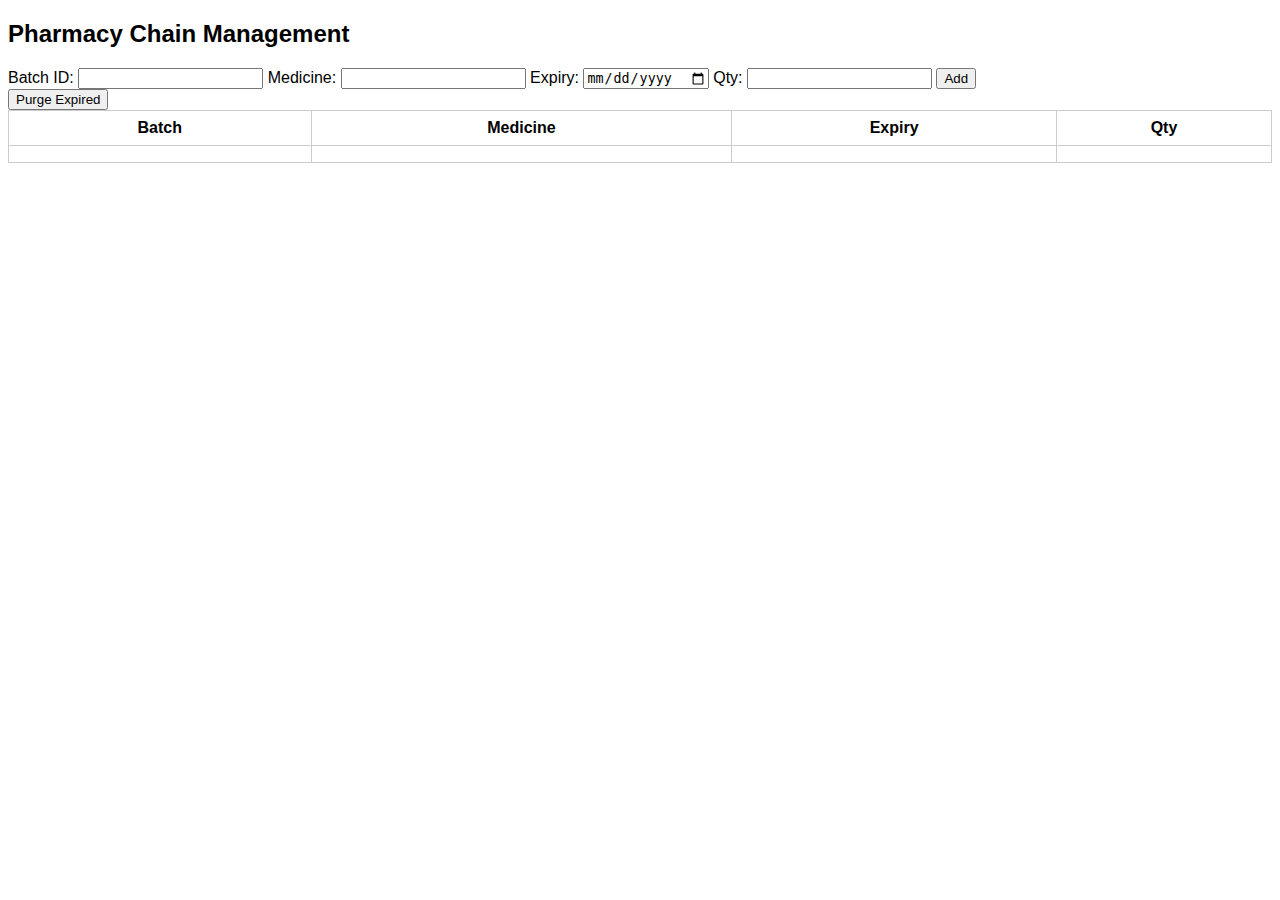
<file: index.html>
<!DOCTYPE html>
<html xmlns:th="http://www.thymeleaf.org">
<head>
<title>Pharmacy Chain Management</title>
<style>
body { font-family: Arial; }
table { border-collapse: collapse; width: 100%; }
th, td { border: 1px solid #ccc; padding: 8px; }
</style>
</head>
<body>
<h2>Pharmacy Chain Management</h2>


<form action="/add" method="post">
Batch ID: <input name="id" />
Medicine: <input name="medicine" />
Expiry: <input name="expiry" type="date" />
Qty: <input name="quantity" />
<button>Add</button>
</form>


<form action="/purge" method="post">
<button>Purge Expired</button>
</form>


<table>
<tr>
<th>Batch</th><th>Medicine</th><th>Expiry</th><th>Qty</th>
</tr>
<tr th:each="b : ${batches}">
<td th:text="${b.id}"></td>
<td th:text="${b.medicine}"></td>
<td th:text="${b.expiry}"></td>
<td th:text="${b.quantity}"></td>
</tr>
</table>
</body>
</html>
</file>
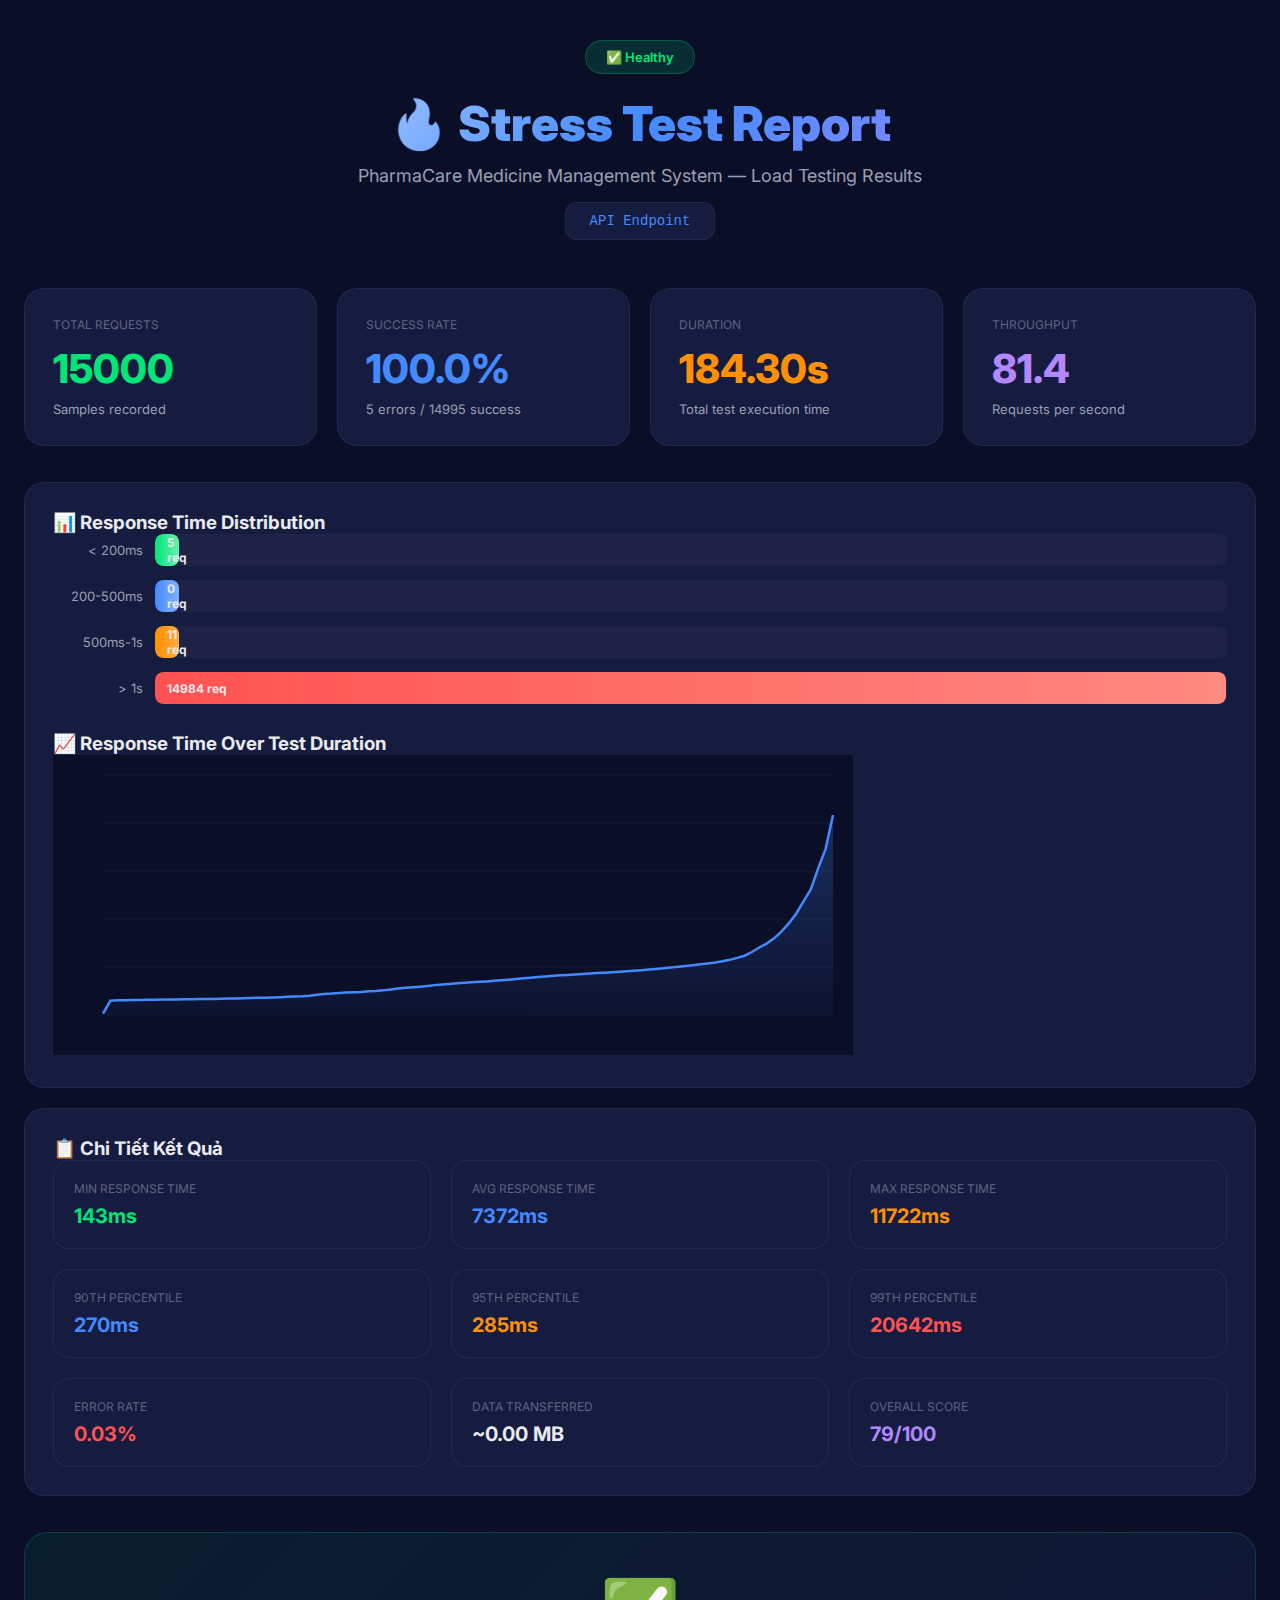
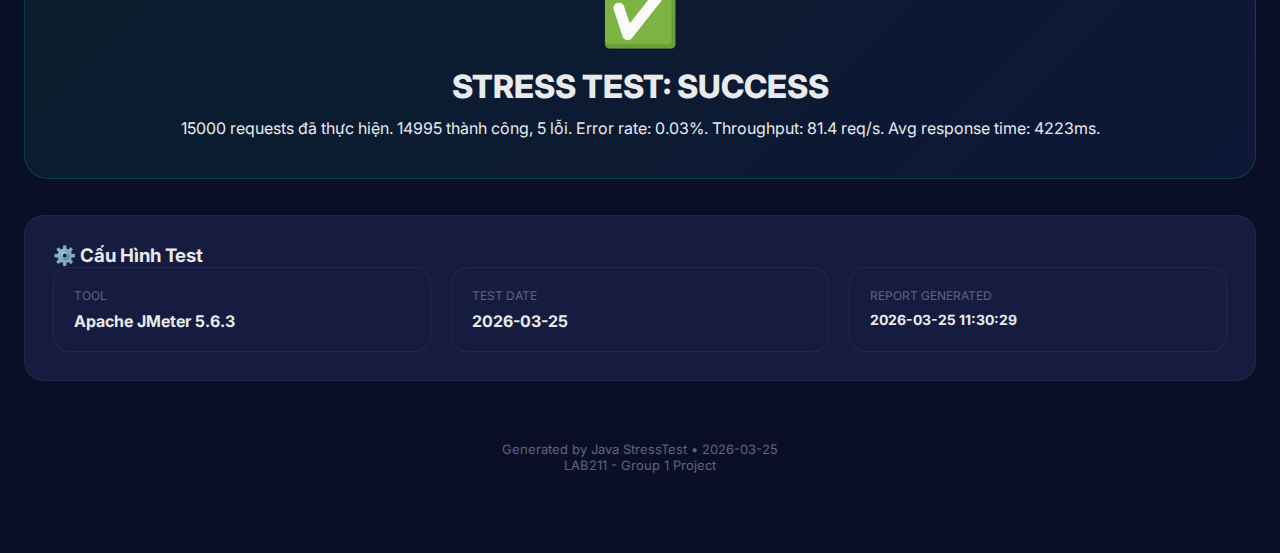
<file: stress-test-report.html>
<!DOCTYPE html>
<html lang="vi">
<head>
    <meta charset="UTF-8">
    <meta name="viewport" content="width=device-width, initial-scale=1.0">
    <title>🔥 Stress Test Report - PharmaCare API</title>
    <link href="https://fonts.googleapis.com/css2?family=Inter:wght@300;400;500;600;700;800;900&display=swap" rel="stylesheet">
    <style>
        :root {
            --bg-primary: #0a0e27; --bg-secondary: #111638; --bg-card: #161b40; --bg-card-hover: #1c2250;
            --accent-green: #00e676; --accent-green-soft: rgba(0, 230, 118, 0.15);
            --accent-blue: #448aff; --accent-blue-soft: rgba(68, 138, 255, 0.15);
            --accent-orange: #ff9100; --accent-orange-soft: rgba(255, 145, 0, 0.15);
            --accent-red: #ff5252; --accent-red-soft: rgba(255, 82, 82, 0.15);
            --accent-purple: #b388ff; --accent-purple-soft: rgba(179, 136, 255, 0.15);
            --text-primary: #e8eaed; --text-secondary: #9aa0b4; --text-muted: #5f6580;
            --border-color: rgba(255, 255, 255, 0.06);
        }
        * { margin: 0; padding: 0; box-sizing: border-box; }
        body { font-family: 'Inter', sans-serif; background: var(--bg-primary); color: var(--text-primary); min-height: 100vh; }
        .container { max-width: 1400px; margin: 0 auto; padding: 40px 24px; }
        .header { text-align: center; margin-bottom: 48px; }
        .header-badge { display: inline-flex; align-items: center; gap: 8px; padding: 8px 20px; border-radius: 100px; font-size: 13px; font-weight: 600; margin-bottom: 20px; }
        .header-badge.pass { background: var(--accent-green-soft); color: var(--accent-green); border: 1px solid rgba(0,230,118,0.25); }
        .header-badge.warn { background: var(--accent-orange-soft); color: var(--accent-orange); border: 1px solid rgba(255,145,0,0.25); }
        .header-badge.fail { background: var(--accent-red-soft); color: var(--accent-red); border: 1px solid rgba(255,82,82,0.25); }
        .header h1 { font-size: 48px; font-weight: 900; background: linear-gradient(135deg, #fff 0%, #448aff 50%, #b388ff 100%); -webkit-background-clip: text; -webkit-text-fill-color: transparent; margin-bottom: 12px; }
        .header p { color: var(--text-secondary); font-size: 18px; }
        .endpoint-tag { display: inline-block; margin-top: 16px; background: var(--bg-card); border: 1px solid var(--border-color); padding: 10px 24px; border-radius: 12px; font-family: monospace; font-size: 14px; color: var(--accent-blue); }
        .stats-grid { display: grid; grid-template-columns: repeat(4, 1fr); gap: 20px; margin-bottom: 36px; }
        .stat-card { background: var(--bg-card); border: 1px solid var(--border-color); border-radius: 20px; padding: 28px; }
        .stat-card.green .stat-value { color: var(--accent-green); }
        .stat-card.blue .stat-value { color: var(--accent-blue); }
        .stat-card.orange .stat-value { color: var(--accent-orange); }
        .stat-card.purple .stat-value { color: var(--accent-purple); }
        .stat-label { font-size: 12px; color: var(--text-muted); text-transform: uppercase; margin-bottom: 12px; }
        .stat-value { font-size: 40px; font-weight: 800; }
        .stat-sub { font-size: 13px; color: var(--text-secondary); margin-top: 8px; }
        .chart-card { background: var(--bg-card); border: 1px solid var(--border-color); border-radius: 20px; padding: 28px; margin-bottom: 20px; }
        .bar-chart { display: flex; flex-direction: column; gap: 14px; }
        .bar-row { display: flex; align-items: center; gap: 12px; }
        .bar-label { font-size: 13px; color: var(--text-secondary); min-width: 90px; text-align: right; }
        .bar-track { flex: 1; height: 32px; background: rgba(255,255,255,0.03); border-radius: 8px; overflow: hidden; }
        .bar-fill { height: 100%; border-radius: 8px; display: flex; align-items: center; padding: 0 12px; font-size: 12px; font-weight: 700; transition: width 1.5s; }
        .bar-fill.fast { background: linear-gradient(90deg, #00e676, #69f0ae); }
        .bar-fill.medium { background: linear-gradient(90deg, #448aff, #82b1ff); }
        .bar-fill.slow { background: linear-gradient(90deg, #ff9100, #ffab40); }
        .bar-fill.very-slow { background: linear-gradient(90deg, #ff5252, #ff8a80); }
        .details-grid { display: grid; grid-template-columns: repeat(3, 1fr); gap: 20px; }
        .detail-item { background: var(--bg-card); border: 1px solid var(--border-color); border-radius: 16px; padding: 20px; }
        .detail-item .label { font-size: 12px; color: var(--text-muted); text-transform: uppercase; margin-bottom: 8px; }
        .detail-item .value { font-size: 20px; font-weight: 700; }
        .verdict-card { background: linear-gradient(135deg, rgba(0,230,118,0.08), rgba(68,138,255,0.08)); border: 1px solid rgba(0,230,118,0.2); border-radius: 24px; padding: 40px; text-align: center; margin: 36px 0; }
        .verdict-emoji { font-size: 64px; margin-bottom: 16px; }
        .verdict-title { font-size: 32px; font-weight: 800; margin-bottom: 12px; }
        .footer { text-align: center; padding: 40px 0; color: var(--text-muted); font-size: 13px; }
        .live-badge { display: inline-block; background: #ff5252; color: white; padding: 4px 12px; border-radius: 100px; font-size: 11px; font-weight: 700; animation: pulse 2s infinite; margin-left: 8px; }
        @keyframes pulse { 0%,100% { opacity: 1; } 50% { opacity: 0.6; } }
        @media (max-width: 1024px) { .stats-grid { grid-template-columns: repeat(2, 1fr); } .details-grid { grid-template-columns: repeat(2, 1fr); } }
        @media (max-width: 640px) { .stats-grid { grid-template-columns: 1fr; } .header h1 { font-size: 32px; } }
    </style>
</head>
<body>
    <div class="container">
        <div class="header">
            <div class="header-badge pass">
                ✅ Healthy
            </div>
            <h1>🔥 Stress Test Report</h1>
            <p>PharmaCare Medicine Management System — Load Testing Results</p>
            <div class="endpoint-tag">API Endpoint</div>
        </div>

        <div class="stats-grid">
            <div class="stat-card green">
                <div class="stat-label">Total Requests</div>
                <div class="stat-value">15000</div>
                <div class="stat-sub">Samples recorded</div>
            </div>
            <div class="stat-card blue">
                <div class="stat-label">Success Rate</div>
                <div class="stat-value">100.0%</div>
                <div class="stat-sub">5 errors / 14995 success</div>
            </div>
            <div class="stat-card orange">
                <div class="stat-label">Duration</div>
                <div class="stat-value">184.30s</div>
                <div class="stat-sub">Total test execution time</div>
            </div>
            <div class="stat-card purple">
                <div class="stat-label">Throughput</div>
                <div class="stat-value">81.4</div>
                <div class="stat-sub">Requests per second</div>
            </div>
        </div>

        <div class="chart-card">
            <h3>📊 Response Time Distribution</h3>
            <div class="bar-chart">
                <div class="bar-row">
                    <span class="bar-label">&lt; 200ms</span>
                    <div class="bar-track">
                        <div class="bar-fill fast" style="width:0.0%">5 req</div>
                    </div>
                </div>
                <div class="bar-row">
                    <span class="bar-label">200-500ms</span>
                    <div class="bar-track">
                        <div class="bar-fill medium" style="width:0.0%">0 req</div>
                    </div>
                </div>
                <div class="bar-row">
                    <span class="bar-label">500ms-1s</span>
                    <div class="bar-track">
                        <div class="bar-fill slow" style="width:0.1%">11 req</div>
                    </div>
                </div>
                <div class="bar-row">
                    <span class="bar-label">&gt; 1s</span>
                    <div class="bar-track">
                        <div class="bar-fill very-slow" style="width:99.9%">14984 req</div>
                    </div>
                </div>
            </div>
            <div style="margin-top: 28px;">
                <h3>📈 Response Time Over Test Duration</h3>
                <canvas id="responseTimeChart" width="800" height="300"></canvas>
            </div>
        </div>

        <div class="chart-card">
            <h3>📋 Chi Tiết Kết Quả</h3>
            <div class="details-grid">
                <div class="detail-item"><div class="label">Min Response Time</div><div class="value" style="color:var(--accent-green)">143ms</div></div>
                <div class="detail-item"><div class="label">Avg Response Time</div><div class="value" style="color:var(--accent-blue)">7372ms</div></div>
                <div class="detail-item"><div class="label">Max Response Time</div><div class="value" style="color:var(--accent-orange)">11722ms</div></div>
                <div class="detail-item"><div class="label">90th Percentile</div><div class="value" style="color:var(--accent-blue)">270ms</div></div>
                <div class="detail-item"><div class="label">95th Percentile</div><div class="value" style="color:var(--accent-orange)">285ms</div></div>
                <div class="detail-item"><div class="label">99th Percentile</div><div class="value" style="color:var(--accent-red)">20642ms</div></div>
                <div class="detail-item"><div class="label">Error Rate</div><div class="value" style="color:var(--accent-red)">0.03%</div></div>
                <div class="detail-item"><div class="label">Data Transferred</div><div class="value">~0.00 MB</div></div>
                <div class="detail-item"><div class="label">Overall Score</div><div class="value" style="color:var(--accent-purple)">79/100</div></div>
            </div>
        </div>

        <div class="verdict-card">
            <div class="verdict-emoji">✅</div>
            <div class="verdict-title">STRESS TEST: SUCCESS</div>
            <div class="verdict-text">
                15000 requests đã thực hiện. 14995 thành công, 5 lỗi.
                Error rate: 0.03%. Throughput: 81.4 req/s.
                Avg response time: 4223ms.
            </div>
        </div>

        <div class="chart-card">
            <h3>⚙️ Cấu Hình Test</h3>
            <div class="details-grid">
                <div class="detail-item"><div class="label">Tool</div><div class="value" style="font-size:16px">Apache JMeter 5.6.3</div></div>
                <div class="detail-item"><div class="label">Test Date</div><div class="value" style="font-size:16px">2026-03-25</div></div>
                <div class="detail-item"><div class="label">Report Generated</div><div class="value" style="font-size:14px">2026-03-25 11:30:29</div></div>
            </div>
        </div>

        <div class="footer">
            <p>Generated by Java StressTest • 2026-03-25</p>
            <p>LAB211 - Group 1 Project</p>
        </div>
    </div>

    <script>
        const chartData = [143,1463,1513,1529,1542,1554,1567,1579,1591,1601,1611,1621,1629,1640,1650,1664,1678,1694,1715,1736,1755,1769,1786,1807,1840,1884,1909,1937,1995,2096,2158,2209,2278,2313,2344,2379,2443,2481,2542,2629,2732,2802,2868,2927,3002,3083,3150,3207,3270,3324,3378,3425,3468,3523,3582,3649,3716,3786,3849,3912,3977,4042,4090,4140,4188,4226,4278,4326,4371,4413,4458,4504,4560,4617,4687,4750,4814,4896,4970,5054,5136,5228,5319,5421,5547,5692,5892,6117,6503,6970,7372,7912,8603,9451,10454,11722,12989,15155,17146,20642];
        const canvas = document.getElementById('responseTimeChart');
        if (canvas && chartData.length > 0) {
            const ctx = canvas.getContext('2d');
            const w = canvas.width; const h = canvas.height;
            const padding = { top: 20, right: 20, bottom: 40, left: 50 };
            const chartW = w - padding.left - padding.right;
            const chartH = h - padding.top - padding.bottom;
            const maxVal = Math.max(...chartData) * 1.2 || 1;

            // Clear
            ctx.fillStyle = '#0a0e27';
            ctx.fillRect(0, 0, w, h);

            // Grid
            ctx.strokeStyle = 'rgba(255,255,255,0.05)';
            for (let i = 0; i <= 5; i++) {
                const y = padding.top + (chartH / 5) * i;
                ctx.beginPath();
                ctx.moveTo(padding.left, y);
                ctx.lineTo(w - padding.right, y);
                ctx.stroke();
            }

            // Line
            const gradient = ctx.createLinearGradient(0, padding.top, 0, h);
            gradient.addColorStop(0, 'rgba(68,138,255,0.3)');
            gradient.addColorStop(1, 'rgba(68,138,255,0)');
            ctx.beginPath();
            chartData.forEach((val, i) => {
                const x = padding.left + (chartW / (chartData.length - 1 || 1)) * i;
                const y = padding.top + chartH - (val / maxVal) * chartH;
                if (i === 0) ctx.moveTo(x, y);
                else ctx.lineTo(x, y);
            });
            ctx.lineTo(padding.left + chartW, h - padding.bottom);
            ctx.closePath();
            ctx.fillStyle = gradient;
            ctx.fill();
            ctx.beginPath();
            chartData.forEach((val, i) => {
                const x = padding.left + (chartW / (chartData.length - 1 || 1)) * i;
                const y = padding.top + chartH - (val / maxVal) * chartH;
                if (i === 0) ctx.moveTo(x, y);
                else ctx.lineTo(x, y);
            });
            ctx.strokeStyle = '#448aff';
            ctx.lineWidth = 2.5;
            ctx.stroke();
        }
    </script>
</body>
</html>
</file>
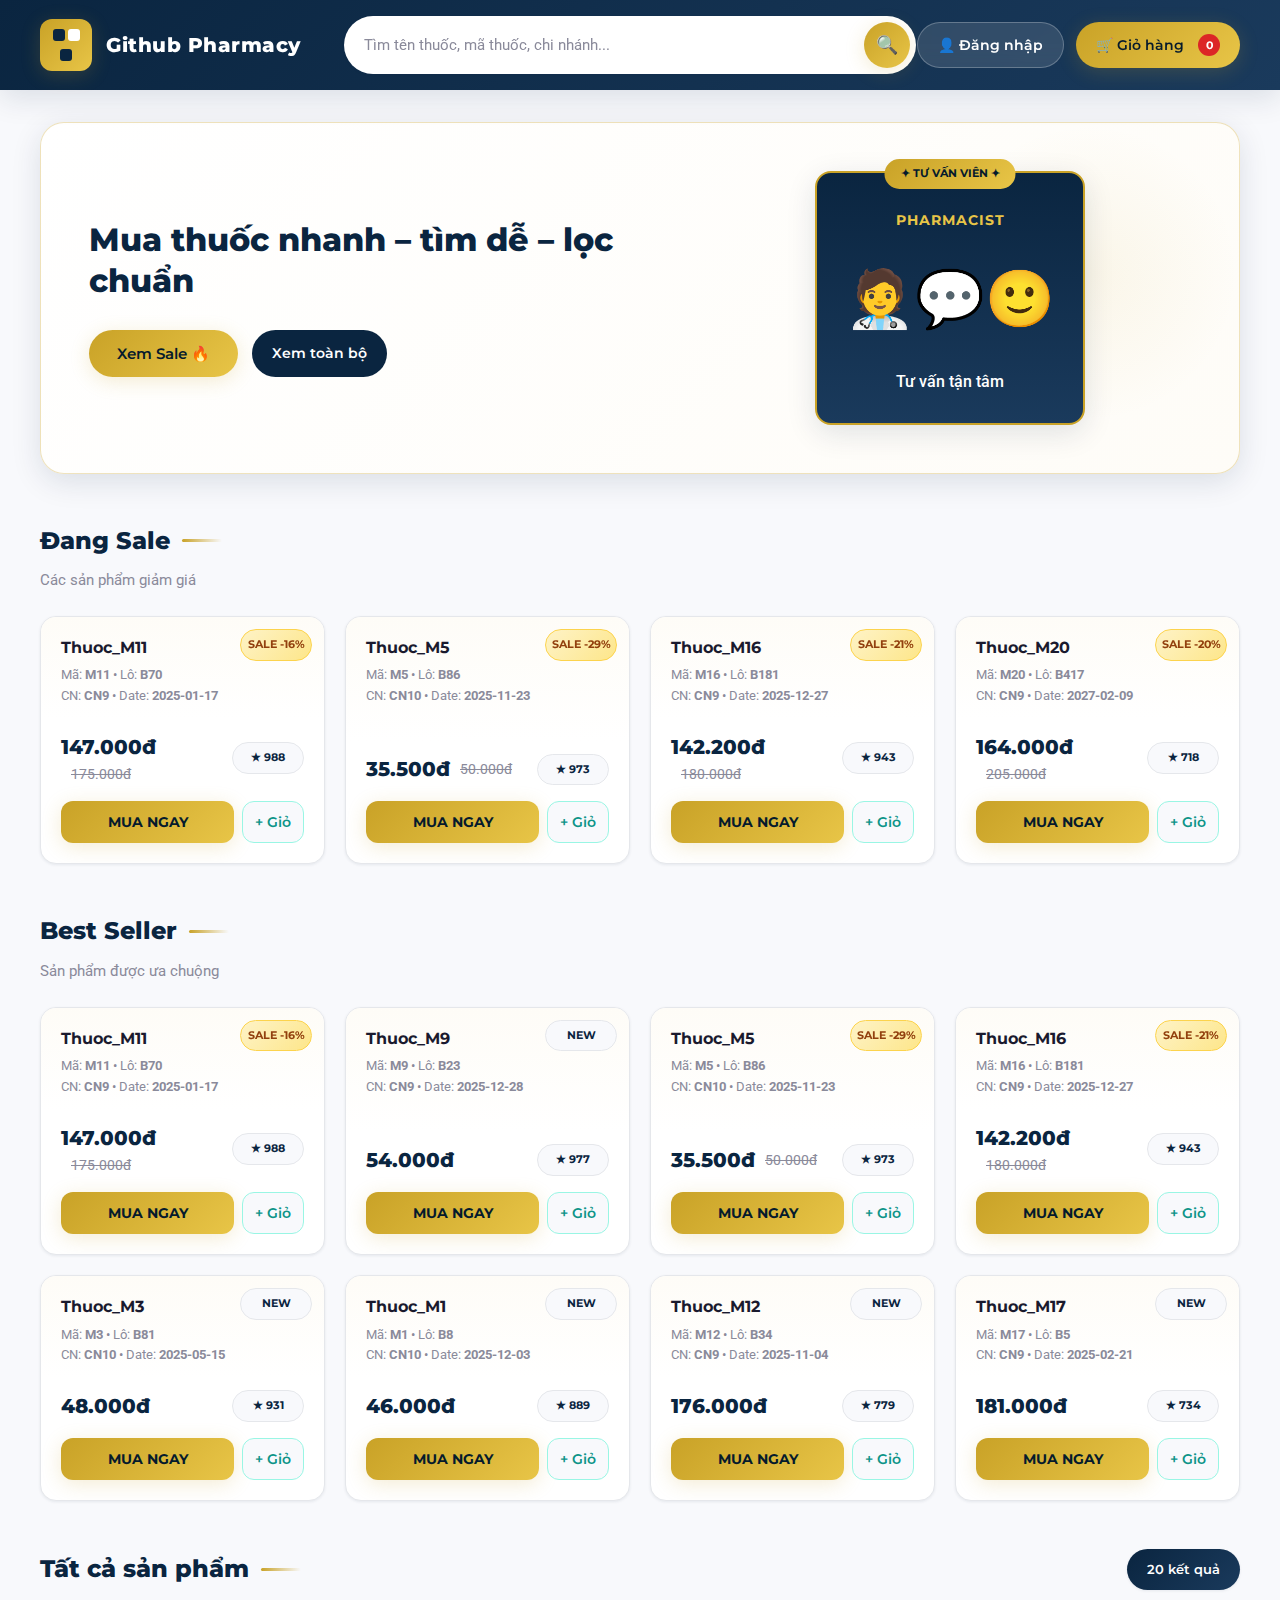
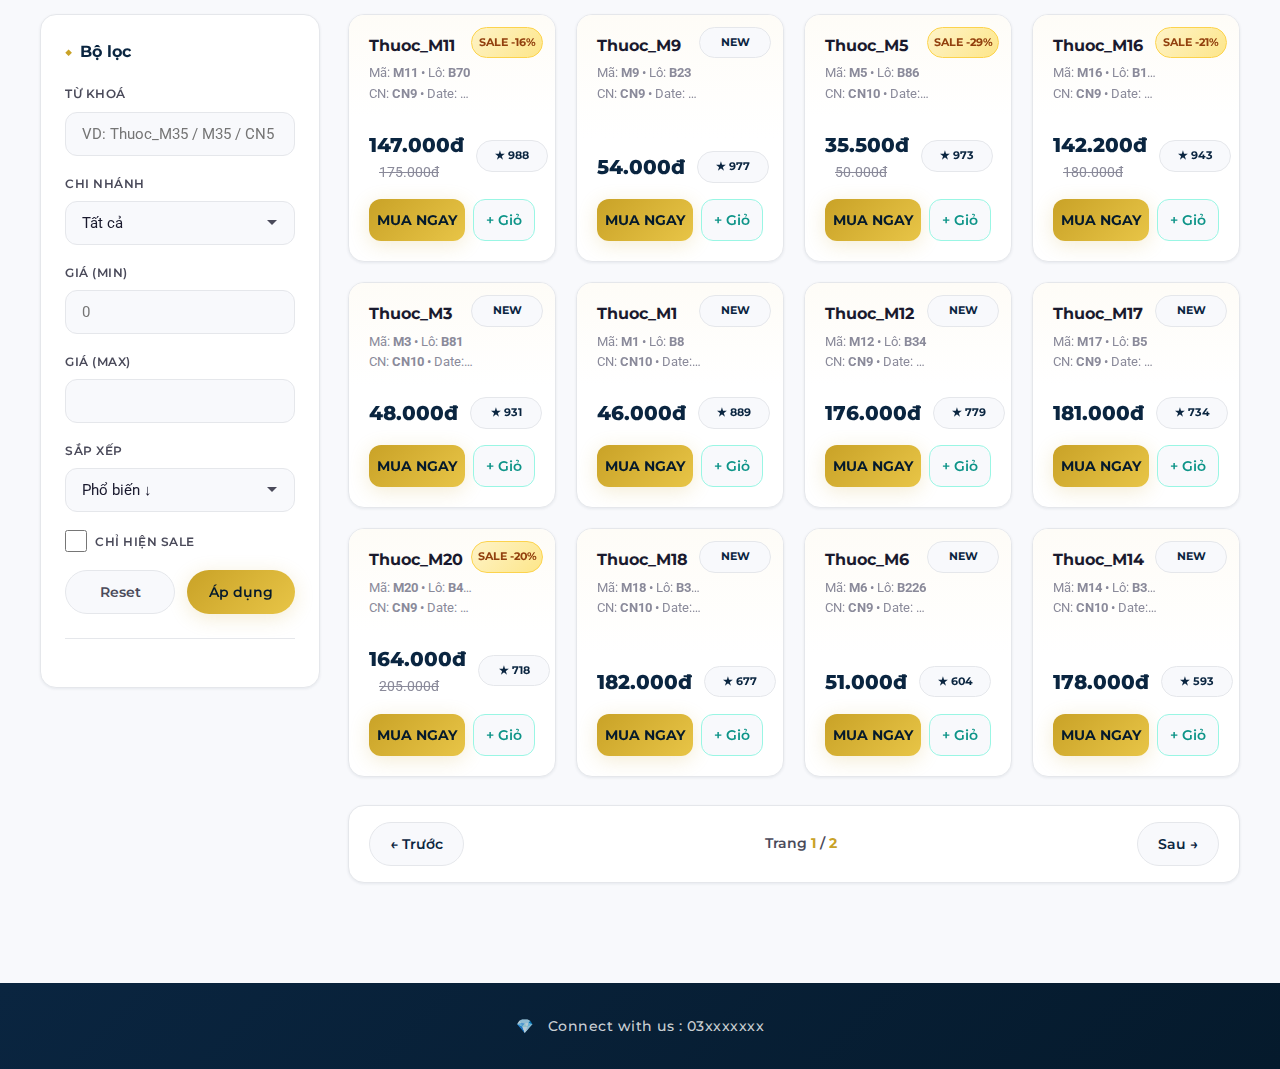
<file: bin/core_app/home.html>
<!doctype html>
<html lang="vi">

<head>
  <meta charset="utf-8" />
  <meta name="viewport" content="width=device-width,initial-scale=1" />
  <title>Github Pharmacy</title>
  <link rel="stylesheet" href="home.css" />
</head>

<body>
  <!-- HEADER -->
  <header class="header">
    <div class="header__inner container">
      <div class="brand">
        <div class="brand__logo" aria-label="Github logo">
          <!-- Logo dạng “placeholder”, bạn thay bằng svg/logo thật -->
          <span class="logo-dot"></span>
          <span class="logo-dot"></span>
          <span class="logo-dot"></span>
        </div>
        <div class="brand__text">
          <div class="brand__name">Github Pharmacy</div>

        </div>
      </div>

      <div class="search">
        <input id="globalSearch" type="search" placeholder="Tìm tên thuốc, mã thuốc, chi nhánh..." />
        <button id="btnSearch" class="btn btn--icon" title="Tìm kiếm" aria-label="Tìm kiếm">
          🔍
        </button>
      </div>

      <div class="header__actions">
        <button id="btnLogin" class="btn btn--ghost">
          👤 Đăng nhập
        </button>
        <button id="btnCart" class="btn btn--primary">
          🛒 Giỏ hàng <span id="cartBadge" class="badge">0</span>
        </button>
      </div>
    </div>
  </header>

  <!-- MAIN -->
  <main class="container main">
    <!-- HERO / BANNER -->
    <section class="hero">
      <div class="hero__left">
        <h1>Mua thuốc nhanh – tìm dễ – lọc chuẩn</h1>
        <div class="hero__cta">
          <button class="btn btn--primary" id="btnGoSale">Xem Sale 🔥</button>
          <button class="btn btn--ghost" id="btnGoAll">Xem toàn bộ</button>
        </div>
      </div>
      <div class="hero__right" aria-hidden="true">
        <div class="hero__art">
          <div class="pixel-card">
            <div class="pixel-card__title">PHARMACIST</div>
            <div class="pixel-card__body">🧑‍⚕️💬🙂</div>
            <div class="pixel-card__foot">Tư vấn tận tâm</div>
          </div>
        </div>
      </div>
    </section>

    <!-- SALE -->
    <section id="saleSection" class="section">
      <div class="section__head">
        <h2>Đang Sale</h2>
        <p class="muted">Các sản phẩm giảm giá </p>
      </div>
      <div id="saleGrid" class="grid"></div>
      <div id="saleEmpty" class="empty hidden">Chưa có sản phẩm sale theo bộ lọc hiện tại.</div>
    </section>

    <!-- BEST SELLER -->
    <section id="bestSection" class="section">
      <div class="section__head">
        <h2>Best Seller</h2>
        <p class="muted">Sản phẩm được ưa chuộng </p>
      </div>
      <div id="bestGrid" class="grid"></div>
      <div id="bestEmpty" class="empty hidden">Chưa có best seller theo bộ lọc hiện tại.</div>
    </section>

    <!-- ALL + FILTER -->
    <section id="allSection" class="section">
      <div class="section__head section__head--row">
        <div>
          <h2>Tất cả sản phẩm</h2>

        </div>
        <div class="pill" id="resultCount">0 kết quả</div>
      </div>

      <div class="layout">
        <!-- FILTER PANEL -->
        <aside class="filters">
          <div class="filters__title">Bộ lọc</div>

          <label class="field">
            <span>Từ khoá</span>
            <input id="filterQuery" type="text" placeholder="VD: Thuoc_M35 / M35 / CN5" />
          </label>

          <label class="field">
            <span>Chi nhánh</span>
            <select id="filterBranch">
              <option value="">Tất cả</option>
            </select>
          </label>

          <label class="field">
            <span>Giá (min)</span>
            <input id="filterMin" type="number" min="0" step="100" placeholder="0" />
          </label>

          <label class="field">
            <span>Giá (max)</span>
            <input id="filterMax" type="number" min="0" step="100" placeholder="" />
          </label>

          <label class="field">
            <span>Sắp xếp</span>
            <select id="filterSort">
              <option value="pop_desc">Phổ biến ↓</option>
              <option value="price_asc">Giá ↑</option>
              <option value="price_desc">Giá ↓</option>
              <option value="date_desc">Ngày nhập ↓</option>
              <option value="name_asc">Tên A→Z</option>
            </select>
          </label>

          <label class="field checkbox">
            <input id="filterOnlySale" type="checkbox" />
            <span>Chỉ hiện Sale</span>
          </label>

          <div class="filters__actions">
            <button id="btnReset" class="btn btn--ghost">Reset</button>
            <button id="btnApply" class="btn btn--primary">Áp dụng</button>
          </div>

          <hr class="sep" />

          <div class="muted small">

          </div>
        </aside>

        <!-- PRODUCTS -->
        <div class="products">
          <div id="allGrid" class="grid"></div>

          <div class="pager">
            <button id="prevPage" class="btn btn--ghost">← Trước</button>
            <div class="pager__info">
              Trang <span id="pageNow">1</span> / <span id="pageTotal">1</span>
            </div>
            <button id="nextPage" class="btn btn--ghost">Sau →</button>
          </div>

          <div id="allEmpty" class="empty hidden">Không có sản phẩm phù hợp bộ lọc.</div>
        </div>
      </div>
    </section>
  </main>

  <!-- FOOTER -->
  <footer class="footer">
    <div class="container footer__inner">
      Connect with us : 03xxxxxxx
    </div>
  </footer>

  <script src="home.js"></script>
</body>

</html>
</file>
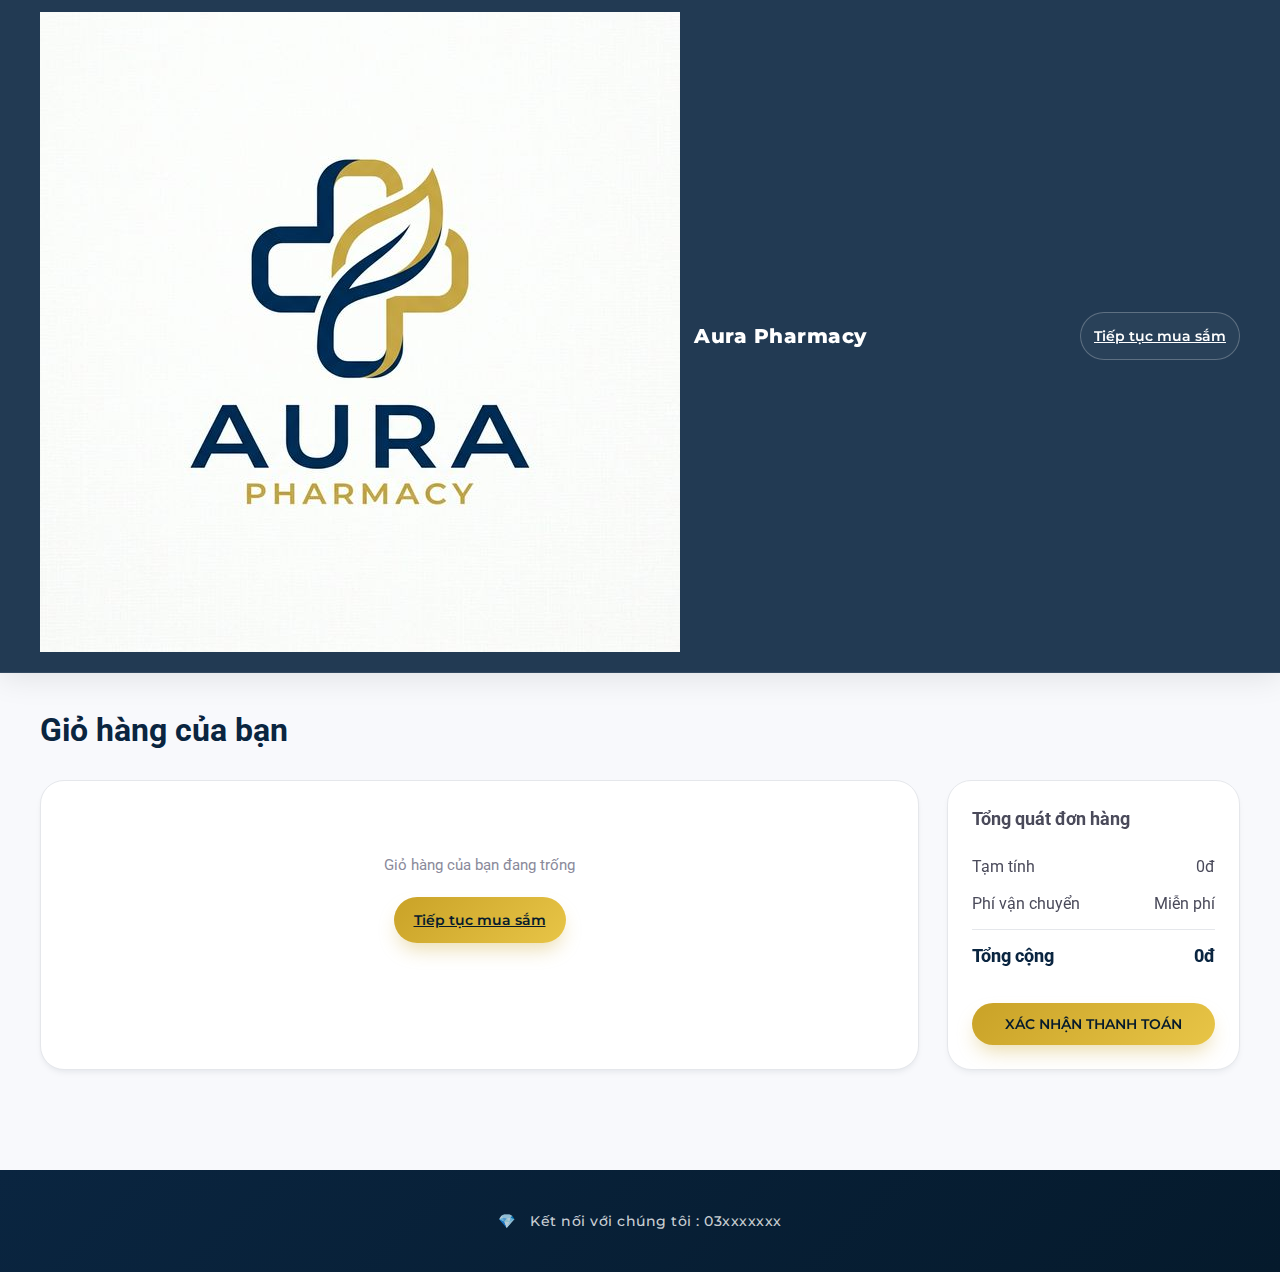
<file: src/core_app/web_app/cart.html>
<!doctype html>
<html lang="vi">

<head>
    <meta charset="utf-8" />
    <meta name="viewport" content="width=device-width,initial-scale=1" />
    <title>Giỏ hàng - Aura Pharmacy</title>
    <link rel="stylesheet" href="home.css" />
    <script src="i18n.js"></script>
    <style>
        .cart-grid {
            display: grid;
            grid-template-columns: 1.5fr 0.5fr;
            gap: 28px;
        }

        .cart-items {
            background: var(--white);
            border-radius: var(--radius-lg);
            border: 1px solid var(--border);
            padding: 24px;
            box-shadow: var(--shadow-sm);
        }

        .cart-item {
            display: grid;
            grid-template-columns: 1fr auto auto auto;
            gap: 20px;
            align-items: center;
            padding: 16px 0;
            border-bottom: 1px solid var(--border);
        }

        .cart-item:last-child {
            border-bottom: none;
        }

        .cart-item__info h3 {
            font-size: 16px;
            color: var(--primary);
        }

        .cart-item__info p {
            font-size: 13px;
            color: var(--text-muted);
        }

        .cart-item__qty {
            display: flex;
            align-items: center;
            gap: 8px;
        }

        .qty-btn {
            width: 28px;
            height: 28px;
            border-radius: 50%;
            border: 1px solid var(--border);
            background: var(--light-bg);
            cursor: pointer;
            display: flex;
            align-items: center;
            justify-content: center;
            font-weight: bold;
        }

        .cart-summary {
            background: var(--white);
            border-radius: var(--radius-lg);
            border: 1px solid var(--border);
            padding: 24px;
            box-shadow: var(--shadow-sm);
            position: sticky;
            top: 100px;
        }

        .summary-row {
            display: flex;
            justify-content: space-between;
            margin-bottom: 12px;
        }

        .summary-total {
            border-top: 1px solid var(--border);
            padding-top: 12px;
            font-weight: 800;
            color: var(--primary);
            font-size: 18px;
        }

        @media (max-width: 768px) {
            .cart-grid {
                grid-template-columns: 1fr;
            }

            .cart-item {
                grid-template-columns: 1fr;
                gap: 12px;
            }
        }
    </style>
</head>

<body>
    <!-- HEADER -->
    <header class="header">
        <div class="header__inner container">
            <div class="brand">
                <a href="home.html" class="brand__link">
                    <img src="assets/images/logo.png" alt="Aura Pharmacy Logo" class="brand__logo-img" />
                </a>
                <div class="brand__text">
                    <div class="brand__name">Aura Pharmacy</div>
                </div>
            </div>
            <div></div>
            <div class="header__actions">
                <a href="home.html" class="btn btn--ghost" data-i18n="cart.btn_continue">Tiếp tục mua sắm</a>
            </div>
        </div>
    </header>

    <main class="container main">
        <h1 style="margin-bottom: 24px; color: var(--primary);" data-i18n="cart.title">Giỏ hàng của bạn</h1>

        <div class="cart-grid">
            <div class="cart-items" id="cartList">
                <!-- Rendered by cart.js -->
                <p class="muted" data-i18n="cart.loading">Đang tải giỏ hàng...</p>
            </div>

            <div class="cart-summary">
                <h2 style="font-size: 18px; margin-bottom: 20px;" data-i18n="cart.summary_title">Tổng quát đơn hàng</h2>
                <div class="summary-row">
                    <span data-i18n="cart.subtotal">Tạm tính</span>
                    <span id="subtotal">0đ</span>
                </div>
                <div class="summary-row">
                    <span data-i18n="cart.shipping">Phí vận chuyển</span>
                    <span data-i18n="cart.shipping_free">Miễn phí</span>
                </div>
                <div class="summary-row summary-total">
                    <span data-i18n="cart.total">Tổng cộng</span>
                    <span id="totalPrice">0đ</span>
                </div>
                <button id="btnCheckout" class="btn btn--primary"
                    style="width: 100%; margin-top: 20px; justify-content: center;" data-i18n="cart.btn_checkout">
                    XÁC NHẬN THANH TOÁN
                </button>
            </div>
        </div>
    </main>

    <footer class="footer">
        <div class="container footer__inner">
            <span data-i18n="common.footer_connect">Kết nối với chúng tôi : 03xxxxxxx</span>
        </div>
    </footer>
    <script src="cart.js"></script>
</body>

</html>
</file>
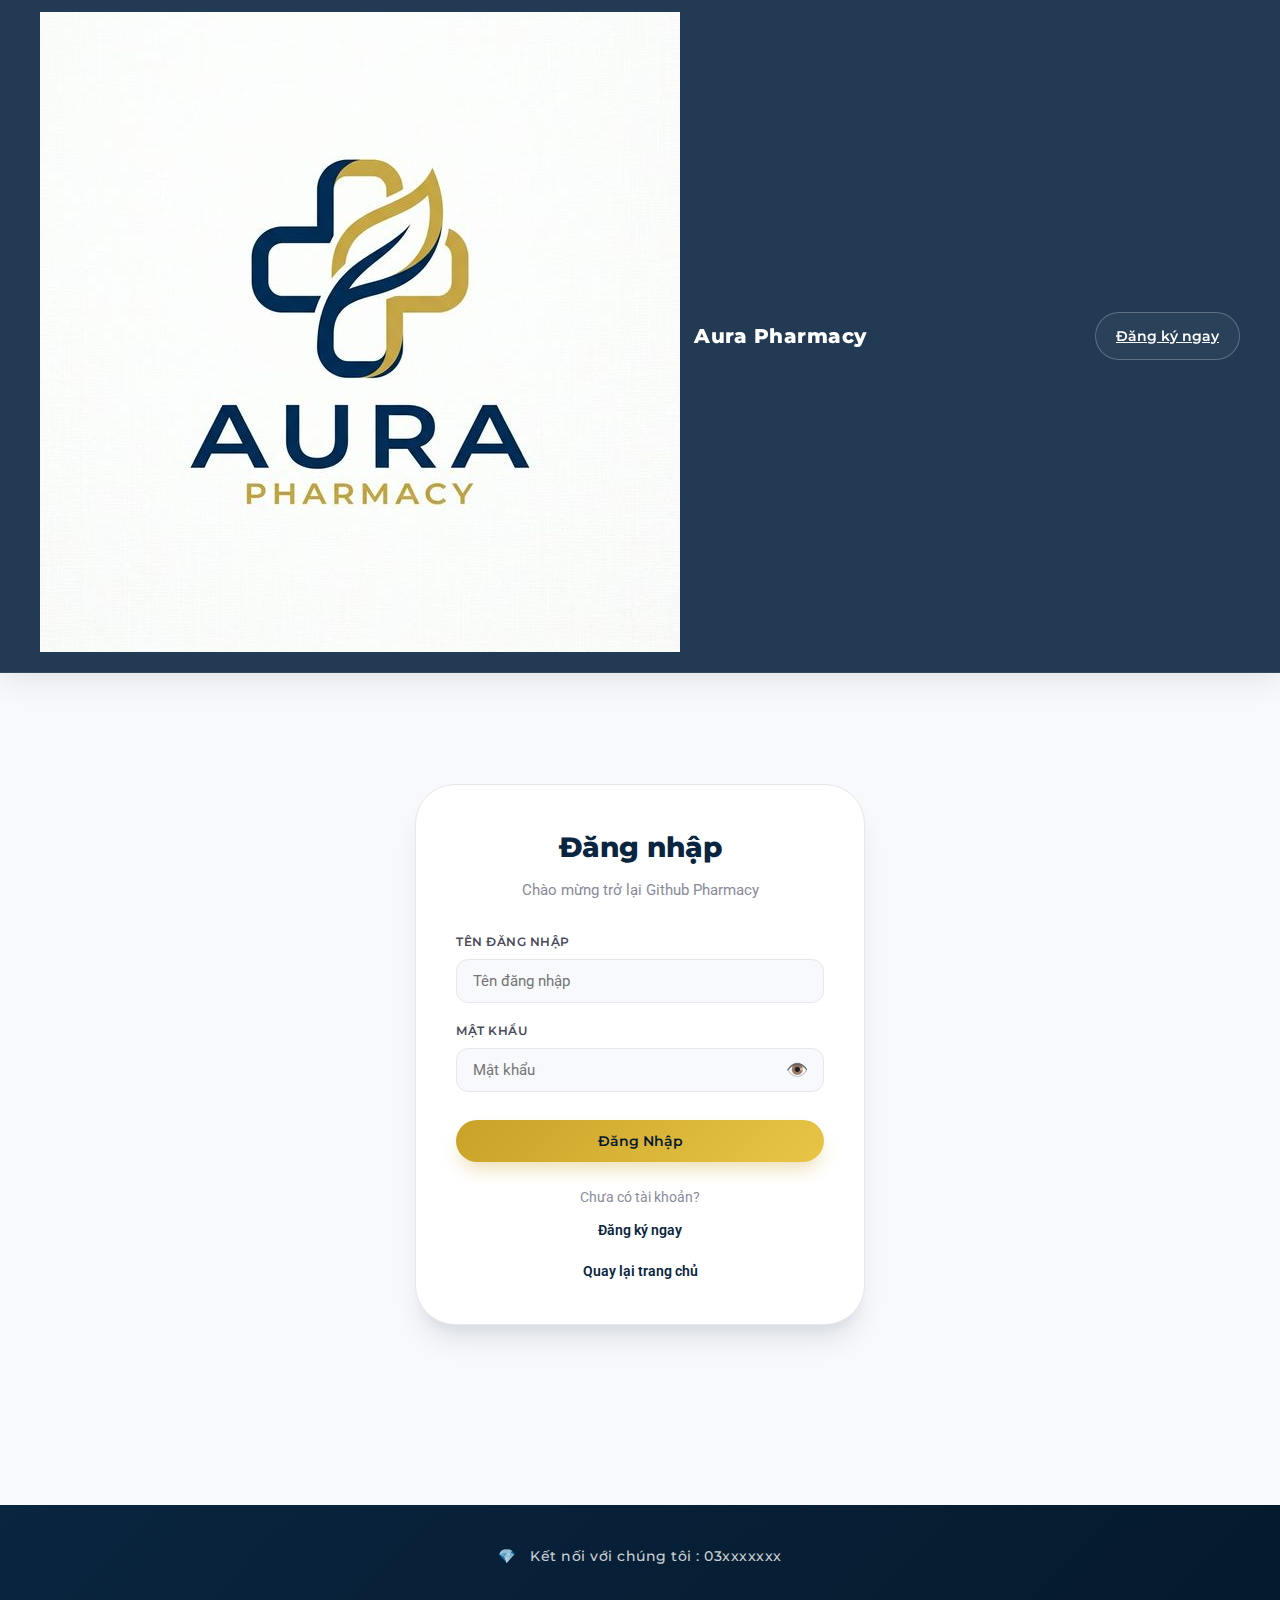
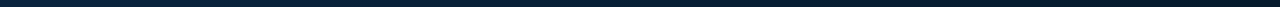
<file: src/core_app/web_app/login.html>
<!doctype html>
<html lang="vi">

<head>
    <meta charset="utf-8" />
    <meta name="viewport" content="width=device-width,initial-scale=1" />
    <title>Aura Pharmacy</title>
    <link rel="stylesheet" href="home.css" />
    <style>
        /* Push footer to bottom */
        body {
            display: flex;
            flex-direction: column;
            min-height: 100vh;
        }

        .main {
            flex: 1;
        }

        .login-wrapper {
            display: flex;
            justify-content: center;
            align-items: center;
            min-height: calc(100vh - 200px);
            padding: 40px 0;
        }

        .login-card {
            background: var(--white);
            padding: 40px;
            border-radius: var(--radius-xl);
            box-shadow: var(--shadow-lg);
            width: 100%;
            max-width: 450px;
            border: 1px solid var(--border);
        }

        .login-title {
            text-align: center;
            margin-bottom: 30px;
        }

        .login-title h1 {
            font-family: var(--font-heading);
            font-size: 28px;
            color: var(--primary);
            font-weight: 800;
            margin-bottom: 8px;
        }

        .login-title p {
            color: var(--text-muted);
            font-size: 15px;
        }

        .back-link {
            color: var(--primary);
            text-decoration: none;
            font-weight: 600;
            font-size: 14px;
            transition: color 0.2s;
        }

        .back-link:hover {
            color: var(--gold);
        }
    </style>
    <script src="i18n.js"></script>
</head>

<body>
    <!-- HEADER -->
    <header class="header">
        <div class="header__inner container">
            <div class="brand">
                <a href="home.html" class="brand__link">
                    <img src="assets/images/logo.png" alt="Aura Pharmacy Logo" class="brand__logo-img" />
                </a>
                <div class="brand__text">
                    <div class="brand__name">Aura Pharmacy</div>
                </div>
            </div>

            <div></div>
            <div class="header__actions">
                <a href="register.html" class="btn btn--ghost" data-i18n="login.link_register">
                    📝 Đăng ký
                </a>
            </div>
        </div>
    </header>

    <!-- MAIN -->
    <main class="container main">
        <div class="login-wrapper">
            <div class="login-card">
                <div class="login-title">
                    <h1 data-i18n="login.title">Đăng nhập</h1>
                    <p data-i18n="login.subtitle">Chào mừng trở lại Aura Pharmacy</p>
                </div>

                <div id="messageBox"
                    style="display: none; padding: 12px; border-radius: 8px; margin-bottom: 20px; font-size: 14px; text-align: center; border: 1px solid transparent;">
                </div>

                <form action="/login" method="POST">
                    <label class="field">
                        <span data-i18n="login.lbl_user">Tên đăng nhập</span>
                        <input type="text" id="username" name="username" required
                            data-i18n-placeholder="login.lbl_user">
                    </label>

                    <label class="field">
                        <span data-i18n="login.lbl_pass">Mật khẩu</span>
                        <div class="field--password">
                            <input type="password" id="password" name="password" required
                                data-i18n-placeholder="login.lbl_pass">
                            <button type="button" class="password-toggle" id="togglePassword" title="Toggle Password">
                                👁️
                            </button>
                        </div>
                    </label>

                    <button type="submit" class="btn btn--primary" data-i18n="login.btn_login"
                        style="width: 100%; margin-top: 10px; justify-content: center;">Đăng Nhập</button>
                </form>

                <div style="text-align: center; margin-top: 24px;">
                    <p data-i18n="login.no_account"
                        style="color: var(--text-muted); font-size: 14px; margin-bottom: 8px;">Chưa có tài khoản?</p>
                    <a href="register.html" class="back-link" data-i18n="login.link_register">Đăng ký ngay</a>
                    <div style="margin-top: 16px;">
                        <a href="home.html" class="back-link" data-i18n="common.btn_back_home">← Quay lại trang chủ</a>
                    </div>
                </div>
            </div>
        </div>
    </main>

    <!-- FOOTER -->
    <footer class="footer">
        <div class="container footer__inner">
            <span data-i18n="common.footer_connect">Kết nối với chúng tôi : 03xxxxxxx</span>
        </div>
    </footer>
    <script>
        const urlParams = new URLSearchParams(window.location.search);
        const msgBox = document.getElementById('messageBox');

        if (urlParams.has('registered')) {
            msgBox.style.display = 'block';
            msgBox.style.background = '#dcfce7';
            msgBox.style.color = '#166534';
            msgBox.style.borderColor = '#bbf7d0';
            msgBox.textContent = t('login', 'msg_success');
        } else if (urlParams.get('error') === 'unauthorized') {
            msgBox.style.display = 'block';
            msgBox.style.background = '#fee2e2';
            msgBox.style.color = '#ef4444';
            msgBox.style.borderColor = '#fecaca';
            msgBox.textContent = t('login', 'msg_unauthorized');
        } else if (urlParams.has('error')) {
            msgBox.style.display = 'block';
            msgBox.style.background = '#fee2e2';
            msgBox.style.color = '#ef4444';
            msgBox.style.borderColor = '#fecaca';
            msgBox.textContent = t('login', 'msg_error');
        }

        // Form Submission Logic
        const loginForm = document.querySelector('form');
        loginForm.addEventListener('submit', async function (e) {
            e.preventDefault();

            const formData = new URLSearchParams(new FormData(loginForm));

            try {
                const response = await fetch('/login', {
                    method: 'POST',
                    headers: {
                        'Content-Type': 'application/x-www-form-urlencoded',
                        'Accept': 'application/json'
                    },
                    body: formData
                });

                if (response.ok) {
                    const userData = await response.json();

                    // SAVE TO CACHE IMMEDIATELY
                    localStorage.setItem('cache_auth', JSON.stringify(userData));

                    // Real-world logic: Redirect based on role
                    // Redirect all to Shop. Admin should enter via Gate.
                    window.location.href = 'home.html';
                } else {
                    window.location.href = 'login.html?error=true';
                }
            } catch (err) {
                console.error("Login fetch error:", err);
                window.location.href = 'login.html?error=true';
            }
        });

        // Password Toggle Logic
        const togglePassword = document.getElementById('togglePassword');
        const passwordInput = document.getElementById('password');

        if (togglePassword && passwordInput) {
            togglePassword.addEventListener('click', function () {
                const type = passwordInput.getAttribute('type') === 'password' ? 'text' : 'password';
                passwordInput.setAttribute('type', type);
                this.textContent = type === 'password' ? '👁️' : '🙈';
            });
        }
    </script>
</body>

</html>
</file>
<file: bin/core_app/home.css>
/* ═══════════════════════════════════════════════════════════════════════════
   💎 PREMIUM MEDICAL - Github Pharmacy
   Phong cách sang trọng, đáng tin cậy cho dược phẩm cao cấp
   Màu: Xanh đậm + Vàng gold + Trắng
   Font: Roboto, Montserrat (hỗ trợ tiếng Việt)
   ═══════════════════════════════════════════════════════════════════════════ */

/* Import Google Fonts - Hỗ trợ tiếng Việt */
@import url('https://fonts.googleapis.com/css2?family=Montserrat:wght@400;500;600;700;800;900&family=Roboto:wght@300;400;500;700&display=swap');

:root {
  /* === Bảng màu Premium === */
  --primary: #0a2540;
  /* Xanh đậm navy - màu chủ đạo */
  --primary-light: #1a3a5c;
  /* Xanh nhạt hơn */
  --primary-dark: #051a2c;
  /* Xanh đậm nhất */

  --gold: #c9a227;
  /* Vàng gold sang trọng */
  --gold-light: #e8c547;
  /* Vàng sáng */
  --gold-dark: #a88b1f;
  /* Vàng đậm */

  --white: #ffffff;
  --cream: #fefcf7;
  /* Trắng kem nhẹ */
  --light-bg: #f8f9fc;
  /* Nền xám rất nhạt */

  --text-dark: #1a1a2e;
  /* Chữ đậm */
  --text-body: #4a4a5a;
  /* Chữ nội dung */
  --text-muted: #8a8a9a;
  /* Chữ phụ */

  --success: #0d9488;
  /* Xanh ngọc - thành công */
  --warning: #f59e0b;
  /* Cam - cảnh báo */
  --danger: #dc2626;
  /* Đỏ - lỗi */

  --border: #e5e7eb;
  --border-gold: rgba(201, 162, 39, 0.3);

  /* === Shadows === */
  --shadow-sm: 0 1px 3px rgba(10, 37, 64, 0.08);
  --shadow-md: 0 4px 12px rgba(10, 37, 64, 0.1);
  --shadow-lg: 0 8px 30px rgba(10, 37, 64, 0.12);
  --shadow-gold: 0 4px 20px rgba(201, 162, 39, 0.2);

  /* === Border Radius === */
  --radius-sm: 8px;
  --radius-md: 12px;
  --radius-lg: 16px;
  --radius-xl: 24px;

  /* === Typography === */
  --font-heading: 'Montserrat', -apple-system, BlinkMacSystemFont, 'Segoe UI', sans-serif;
  --font-body: 'Roboto', -apple-system, BlinkMacSystemFont, 'Segoe UI', sans-serif;
}

/* === RESET & BASE === */
* {
  box-sizing: border-box;
  margin: 0;
  padding: 0;
}

body {
  font-family: var(--font-body);
  font-size: 16px;
  line-height: 1.6;
  color: var(--text-body);
  background: var(--light-bg);
  -webkit-font-smoothing: antialiased;
  -moz-osx-font-smoothing: grayscale;
}

.container {
  width: min(1200px, calc(100% - 40px));
  margin: 0 auto;
}

.hidden {
  display: none !important;
}

/* ═══════════════════════════════════════════════════════════════════════════
   HEADER - Premium Navigation
   ═══════════════════════════════════════════════════════════════════════════ */
.header {
  position: sticky;
  top: 0;
  z-index: 100;
  background: linear-gradient(135deg, var(--primary) 0%, var(--primary-light) 100%);
  box-shadow: var(--shadow-lg);
}

.header__inner {
  display: grid;
  grid-template-columns: 280px 1fr 300px;
  gap: 24px;
  align-items: center;
  padding: 16px 0;
}

/* === BRAND / LOGO === */
.brand {
  display: flex;
  gap: 14px;
  align-items: center;
}

.brand__logo {
  width: 52px;
  height: 52px;
  background: linear-gradient(135deg, var(--gold) 0%, var(--gold-light) 100%);
  border-radius: var(--radius-md);
  display: flex;
  align-items: center;
  justify-content: center;
  box-shadow: var(--shadow-gold);
  flex-wrap: wrap;
  padding: 8px;
  gap: 3px;
}

.logo-dot {
  width: 12px;
  height: 12px;
  background: var(--primary);
  border-radius: 3px;
}

.logo-dot:nth-child(2) {
  background: var(--white);
}

.brand__text {
  display: flex;
  flex-direction: column;
  gap: 2px;
}

.brand__name {
  font-family: var(--font-heading);
  font-size: 20px;
  font-weight: 800;
  color: var(--white);
  letter-spacing: 0.5px;
}

.brand__sub {
  font-family: var(--font-body);
  font-size: 13px;
  color: var(--gold-light);
  font-weight: 500;
}

/* === SEARCH BAR === */
.search {
  display: flex;
  align-items: center;
  background: var(--white);
  border-radius: 50px;
  padding: 6px 6px 6px 20px;
  box-shadow: var(--shadow-sm);
  transition: all 0.3s ease;
}

.search:focus-within {
  box-shadow: 0 0 0 3px rgba(201, 162, 39, 0.3), var(--shadow-md);
}

.search input {
  flex: 1;
  border: none;
  outline: none;
  background: transparent;
  font-family: var(--font-body);
  font-size: 15px;
  color: var(--text-dark);
  padding: 10px 0;
}

.search input::placeholder {
  color: var(--text-muted);
}

/* === BUTTONS === */
.btn {
  display: inline-flex;
  align-items: center;
  justify-content: center;
  gap: 8px;
  border: none;
  cursor: pointer;
  font-family: var(--font-heading);
  font-size: 14px;
  font-weight: 600;
  padding: 12px 20px;
  border-radius: 50px;
  transition: all 0.25s ease;
  white-space: nowrap;
}

.btn:hover {
  transform: translateY(-2px);
}

.btn:active {
  transform: translateY(0);
}

.btn--primary {
  background: linear-gradient(135deg, var(--gold) 0%, var(--gold-light) 100%);
  color: var(--primary-dark);
  box-shadow: var(--shadow-gold);
}

.btn--primary:hover {
  box-shadow: 0 6px 25px rgba(201, 162, 39, 0.35);
}

.btn--ghost {
  background: rgba(255, 255, 255, 0.12);
  color: var(--white);
  border: 1px solid rgba(255, 255, 255, 0.25);
  backdrop-filter: blur(10px);
}

.btn--ghost:hover {
  background: rgba(255, 255, 255, 0.2);
  border-color: var(--gold-light);
}

.btn--icon {
  width: 46px;
  height: 46px;
  padding: 0;
  background: linear-gradient(135deg, var(--gold) 0%, var(--gold-light) 100%);
  color: var(--primary-dark);
  font-size: 18px;
  box-shadow: var(--shadow-gold);
}

.btn--icon:hover {
  box-shadow: 0 6px 25px rgba(201, 162, 39, 0.4);
}

.header__actions {
  display: flex;
  justify-content: flex-end;
  gap: 12px;
}

.badge {
  display: inline-flex;
  align-items: center;
  justify-content: center;
  min-width: 22px;
  height: 22px;
  background: var(--danger);
  color: var(--white);
  font-family: var(--font-heading);
  font-size: 11px;
  font-weight: 700;
  padding: 0 6px;
  border-radius: 50px;
  margin-left: 6px;
}

/* ═══════════════════════════════════════════════════════════════════════════
   MAIN CONTENT
   ═══════════════════════════════════════════════════════════════════════════ */
.main {
  padding: 32px 0 60px;
}

/* === HERO SECTION === */
.hero {
  display: grid;
  grid-template-columns: 1.1fr 0.9fr;
  gap: 32px;
  align-items: center;
  background: linear-gradient(135deg, var(--white) 0%, var(--cream) 100%);
  border: 1px solid var(--border-gold);
  border-radius: var(--radius-xl);
  padding: 48px;
  box-shadow: var(--shadow-lg);
  position: relative;
  overflow: hidden;
}

.hero::before {
  content: '';
  position: absolute;
  top: 0;
  right: 0;
  width: 300px;
  height: 300px;
  background: radial-gradient(circle, rgba(201, 162, 39, 0.08) 0%, transparent 70%);
  pointer-events: none;
}

.hero h1 {
  font-family: var(--font-heading);
  font-size: 32px;
  font-weight: 800;
  color: var(--primary);
  line-height: 1.3;
  margin-bottom: 16px;
}

.hero p {
  font-size: 17px;
  color: var(--text-body);
  line-height: 1.7;
  margin-bottom: 8px;
}

.hero__cta {
  margin-top: 28px;
  display: flex;
  gap: 14px;
  flex-wrap: wrap;
}

.hero__cta .btn--primary {
  padding: 14px 28px;
  font-size: 15px;
}

.hero__cta .btn--ghost {
  background: var(--primary);
  border: none;
  color: var(--white);
}

.hero__cta .btn--ghost:hover {
  background: var(--primary-light);
}

.hero__right {
  display: flex;
  justify-content: center;
  align-items: center;
}

/* === PIXEL CARD - Advisor Card === */
.pixel-card {
  width: min(320px, 100%);
  background: linear-gradient(180deg, var(--primary) 0%, var(--primary-light) 100%);
  border-radius: var(--radius-lg);
  padding: 28px;
  text-align: center;
  box-shadow: var(--shadow-lg);
  border: 2px solid var(--gold);
  position: relative;
}

.pixel-card::before {
  content: '✦ TƯ VẤN VIÊN ✦';
  position: absolute;
  top: -14px;
  left: 50%;
  transform: translateX(-50%);
  background: linear-gradient(135deg, var(--gold) 0%, var(--gold-light) 100%);
  color: var(--primary-dark);
  font-family: var(--font-heading);
  font-size: 11px;
  font-weight: 700;
  padding: 6px 16px;
  border-radius: 50px;
  white-space: nowrap;
}

.pixel-card__title {
  font-family: var(--font-heading);
  font-size: 14px;
  font-weight: 700;
  color: var(--gold-light);
  letter-spacing: 1px;
  margin-top: 8px;
}

.pixel-card__body {
  font-size: 56px;
  margin: 24px 0;
}

.pixel-card__foot {
  font-family: var(--font-body);
  font-size: 16px;
  color: var(--white);
  font-weight: 500;
}

/* ═══════════════════════════════════════════════════════════════════════════
   SECTIONS
   ═══════════════════════════════════════════════════════════════════════════ */
.section {
  margin-top: 48px;
}

.section__head {
  padding: 0 0 24px;
}

.section__head--row {
  display: flex;
  justify-content: space-between;
  align-items: center;
  gap: 16px;
}

.section h2 {
  font-family: var(--font-heading);
  font-size: 24px;
  font-weight: 800;
  color: var(--primary);
  margin: 0;
  position: relative;
  display: inline-flex;
  align-items: center;
  gap: 12px;
}

.section h2::after {
  content: '';
  display: inline-block;
  width: 40px;
  height: 3px;
  background: linear-gradient(90deg, var(--gold), transparent);
  border-radius: 2px;
}

.muted {
  font-size: 15px;
  color: var(--text-muted);
  margin: 8px 0 0;
}

.small {
  font-size: 13px;
}

.pill {
  background: linear-gradient(135deg, var(--primary) 0%, var(--primary-light) 100%);
  padding: 10px 20px;
  border-radius: 50px;
  font-family: var(--font-heading);
  font-size: 13px;
  font-weight: 600;
  color: var(--white);
  box-shadow: var(--shadow-sm);
}

/* ═══════════════════════════════════════════════════════════════════════════
   GRID & CARDS - Product Cards
   ═══════════════════════════════════════════════════════════════════════════ */
.grid {
  display: grid;
  grid-template-columns: repeat(4, minmax(0, 1fr));
  gap: 20px;
}

.card {
  background: var(--white);
  border: 1px solid var(--border);
  border-radius: var(--radius-lg);
  overflow: hidden;
  display: flex;
  flex-direction: column;
  height: 100%;
  /* Ensure equal height in grid */
  transition: all 0.3s ease;
  box-shadow: var(--shadow-sm);
  position: relative;
  /* For absolute positioning of tags */
}

.card:hover {
  transform: translateY(-6px);
  box-shadow: var(--shadow-lg);
  border-color: var(--gold);
}

.card__top {
  padding: 20px 20px 12px;
  display: flex;
  justify-content: space-between;
  align-items: flex-start;
  flex-grow: 1;
  /* Push other elements to bottom */
  background: linear-gradient(180deg, var(--cream) 0%, var(--white) 100%);
}

.card__top>div:first-child {
  flex: 1;
  min-width: 0;
  margin-right: 0;
  padding-right: 60px;
  /* Make space for absolute tag */
}

.card__name {
  font-family: var(--font-heading);
  font-size: 16px;
  font-weight: 700;
  color: var(--text-dark);
  margin: 0;
  line-height: 1.4;
}

.card__meta {
  font-size: 13px;
  color: var(--text-muted);
  margin-top: 6px;
  line-height: 1.6;
}

.card__meta .line {
  white-space: nowrap;
  overflow: hidden;
  text-overflow: ellipsis;
}

.tag {
  font-family: var(--font-heading);
  font-size: 11px;
  font-weight: 700;
  padding: 6px 4px;
  border-radius: 50px;
  background: var(--light-bg);
  color: var(--primary);
  border: 1px solid var(--border);
  white-space: nowrap;

  /* Standardize size */
  display: inline-flex;
  justify-content: center;
  align-items: center;
  min-width: 72px;
}

.card__top .tag {
  position: absolute;
  top: 12px;
  right: 12px;
  z-index: 2;
  margin: 0;
}

.tag--sale {
  background: linear-gradient(135deg, #fef3c7 0%, #fde68a 100%);
  color: #92400e;
  border-color: #fcd34d;
}

.card__mid {
  padding: 12px 20px 16px;
  display: flex;
  justify-content: space-between;
  align-items: center;
  gap: 12px;
}

.price {
  font-family: var(--font-heading);
  font-size: 20px;
  font-weight: 800;
  color: var(--primary);
  white-space: nowrap;
  display: flex;
  align-items: center;
  flex-wrap: wrap;
}

.price del {
  font-family: var(--font-body);
  font-size: 14px;
  color: var(--text-muted);
  font-weight: 400;
  margin-left: 10px;
}

.card__actions {
  padding: 0 20px 20px;
  display: flex;
  gap: 8px;
  /* Reduced gap */
}

.btn--buy {
  flex: 1;
  background: linear-gradient(135deg, var(--gold) 0%, var(--gold-light) 100%);
  color: var(--primary-dark);
  border-radius: var(--radius-md);
  font-weight: 700;
  box-shadow: var(--shadow-gold);
  min-width: 0;
  /* Allow shrinking if needed */
}

.btn--buy:hover {
  box-shadow: 0 6px 20px rgba(201, 162, 39, 0.4);
}

.btn--add {
  background: var(--light-bg);
  color: var(--success);
  border: 1px solid #99f6e4;
  border-radius: var(--radius-md);
  padding: 10px 12px;
  /* Reduced padding */
  white-space: nowrap;
  flex-shrink: 0;
}

.btn--add:hover {
  background: #f0fdfa;
  border-color: var(--success);
}

.empty {
  margin-top: 20px;
  padding: 32px;
  border-radius: var(--radius-lg);
  border: 2px dashed var(--border);
  color: var(--text-muted);
  font-size: 15px;
  text-align: center;
  background: var(--white);
}

/* ═══════════════════════════════════════════════════════════════════════════
   LAYOUT + FILTERS
   ═══════════════════════════════════════════════════════════════════════════ */
.layout {
  display: grid;
  grid-template-columns: 280px 1fr;
  gap: 28px;
  align-items: start;
}

.filters {
  background: var(--white);
  border: 1px solid var(--border);
  border-radius: var(--radius-lg);
  padding: 24px;
  position: sticky;
  top: 100px;
  box-shadow: var(--shadow-sm);
}

.filters__title {
  font-family: var(--font-heading);
  font-size: 16px;
  font-weight: 700;
  color: var(--primary);
  margin-bottom: 20px;
  display: flex;
  align-items: center;
  gap: 8px;
}

.filters__title::before {
  content: '◆';
  color: var(--gold);
  font-size: 12px;
}

.field {
  display: grid;
  gap: 8px;
  margin-bottom: 18px;
}

.field span {
  font-family: var(--font-heading);
  font-size: 12px;
  font-weight: 600;
  color: var(--text-body);
  text-transform: uppercase;
  letter-spacing: 0.5px;
}

.field input,
.field select {
  width: 100%;
  padding: 12px 16px;
  border: 1px solid var(--border);
  border-radius: var(--radius-md);
  background: var(--light-bg);
  color: var(--text-dark);
  font-family: var(--font-body);
  font-size: 15px;
  outline: none;
  transition: all 0.25s ease;
}

.field input:focus,
.field select:focus {
  border-color: var(--gold);
  box-shadow: 0 0 0 3px rgba(201, 162, 39, 0.15);
  background: var(--white);
}

.field select {
  cursor: pointer;
  appearance: none;
  background-image: url("data:image/svg+xml,%3Csvg xmlns='http://www.w3.org/2000/svg' width='12' height='12' viewBox='0 0 12 12'%3E%3Cpath fill='%234a4a5a' d='M6 8L1 3h10z'/%3E%3C/svg%3E");
  background-repeat: no-repeat;
  background-position: right 16px center;
  padding-right: 40px;
}

.checkbox {
  grid-template-columns: 22px 1fr;
  align-items: center;
}

.checkbox input[type="checkbox"] {
  width: 22px;
  height: 22px;
  cursor: pointer;
  accent-color: var(--gold);
  border-radius: 4px;
}

.filters__actions {
  display: flex;
  gap: 12px;
  margin-top: 8px;
}

.filters__actions .btn {
  flex: 1;
  padding: 12px 16px;
}

.filters__actions .btn--ghost {
  background: var(--light-bg);
  color: var(--text-body);
  border: 1px solid var(--border);
}

.filters__actions .btn--ghost:hover {
  background: var(--border);
}

.sep {
  margin: 24px 0;
  border: none;
  border-top: 1px solid var(--border);
}

/* ═══════════════════════════════════════════════════════════════════════════
   PAGINATION
   ═══════════════════════════════════════════════════════════════════════════ */
.pager {
  display: flex;
  justify-content: space-between;
  align-items: center;
  gap: 16px;
  margin-top: 28px;
  padding: 16px 20px;
  background: var(--white);
  border: 1px solid var(--border);
  border-radius: var(--radius-lg);
  box-shadow: var(--shadow-sm);
}

.pager__info {
  font-family: var(--font-heading);
  font-size: 14px;
  font-weight: 600;
  color: var(--text-body);
}

.pager__info span {
  color: var(--gold);
  font-weight: 700;
}

.pager .btn--ghost {
  background: var(--light-bg);
  color: var(--primary);
  border: 1px solid var(--border);
}

.pager .btn--ghost:hover {
  background: var(--primary);
  color: var(--white);
  border-color: var(--primary);
}

/* ═══════════════════════════════════════════════════════════════════════════
   FOOTER
   ═══════════════════════════════════════════════════════════════════════════ */
.footer {
  background: linear-gradient(135deg, var(--primary) 0%, var(--primary-dark) 100%);
  padding: 32px 0;
  margin-top: 40px;
}

.footer__inner {
  text-align: center;
  font-family: var(--font-heading);
  font-size: 14px;
  font-weight: 500;
  color: rgba(255, 255, 255, 0.8);
  letter-spacing: 0.5px;
}

.footer__inner::before {
  content: '💎';
  margin-right: 10px;
}

/* ═══════════════════════════════════════════════════════════════════════════
   RESPONSIVE
   ═══════════════════════════════════════════════════════════════════════════ */
@media (max-width: 1100px) {
  .grid {
    grid-template-columns: repeat(3, minmax(0, 1fr));
  }

  .header__inner {
    grid-template-columns: 1fr;
    gap: 16px;
  }

  .brand {
    justify-content: center;
  }

  .search {
    max-width: 500px;
    margin: 0 auto;
  }

  .header__actions {
    justify-content: center;
  }
}

@media (max-width: 860px) {
  .hero {
    grid-template-columns: 1fr;
    padding: 32px;
    text-align: center;
  }

  .hero h1 {
    font-size: 26px;
  }

  .hero__cta {
    justify-content: center;
  }

  .layout {
    grid-template-columns: 1fr;
  }

  .filters {
    position: static;
  }

  .grid {
    grid-template-columns: repeat(2, minmax(0, 1fr));
  }

  .section h2 {
    font-size: 20px;
  }
}

@media (max-width: 520px) {
  .grid {
    grid-template-columns: 1fr;
  }

  .hero {
    padding: 24px;
  }

  .hero h1 {
    font-size: 22px;
  }

  .brand__name {
    font-size: 17px;
  }

  .section h2 {
    font-size: 18px;
  }

  .pager {
    flex-direction: column;
    gap: 12px;
  }

  /* Improved header for mobile */
  .header__inner {
    padding: 12px 0;
    gap: 10px;
  }

  .search {
    order: 3;
    width: 100%;
  }

  .search input {
    padding: 8px 10px;
    font-size: 13px;
  }

  /* Stack action buttons vertically on mobile */
  .header__actions {
    flex-direction: column;
    gap: 8px;
    align-items: stretch;
  }

  .header__actions .btn {
    width: 100%;
    padding: 12px 16px;
    font-size: 14px;
    min-height: 44px;
    /* Touch-friendly */
  }

  /* Card buttons - stack vertically */
  .card__actions {
    flex-direction: column;
    gap: 8px;
  }

  .card__actions .btn {
    width: 100%;
    padding: 12px;
    min-height: 44px;
  }

  /* Filters on mobile - full width and collapsible feel */
  .filters {
    margin-bottom: 20px;
    padding: 16px;
  }

  .filters__title {
    font-size: 16px;
  }

  .filters__actions {
    flex-direction: column;
  }

  .filters__actions .btn {
    width: 100%;
    min-height: 44px;
  }

  /* Footer */
  .footer__inner {
    font-size: 14px;
    padding: 12px 0;
  }
}
</file>
<file: src/core_app/web_app/home.css>
/* ═══════════════════════════════════════════════════════════════════════════
   💎 PREMIUM MEDICAL - Github Pharmacy
   Phong cách sang trọng, đáng tin cậy cho dược phẩm cao cấp
   Màu: Xanh đậm + Vàng gold + Trắng
   Font: Roboto, Montserrat (hỗ trợ tiếng Việt)
   ═══════════════════════════════════════════════════════════════════════════ */

/* Import Google Fonts - Hỗ trợ tiếng Việt */
@import url('https://fonts.googleapis.com/css2?family=Montserrat:wght@400;500;600;700;800;900&family=Roboto:wght@300;400;500;700&display=swap');

:root {
  /* === Bảng màu Premium === */
  --primary: #0a2540;
  /* Xanh đậm navy - màu chủ đạo */
  --primary-light: #1a3a5c;
  /* Xanh nhạt hơn */
  --primary-dark: #051a2c;
  /* Xanh đậm nhất */

  --gold: #c9a227;
  /* Vàng gold sang trọng */
  --gold-light: #e8c547;
  /* Vàng sáng */
  --gold-dark: #a88b1f;
  /* Vàng đậm */

  --white: #ffffff;
  --cream: #fefcf7;
  /* Trắng kem nhẹ */
  --light-bg: #f8f9fc;
  /* Nền xám rất nhạt */

  --text-dark: #1a1a2e;
  /* Chữ đậm */
  --text-body: #4a4a5a;
  /* Chữ nội dung */
  --text-muted: #8a8a9a;
  /* Chữ phụ */

  --success: #0d9488;
  /* Xanh ngọc - thành công */
  --warning: #f59e0b;
  /* Cam - cảnh báo */
  --danger: #dc2626;
  /* Đỏ - lỗi */
  --secondary: #c9a227;

  --border: #e5e7eb;
  --border-gold: rgba(201, 162, 39, 0.3);

  /* === Shadows === */
  --shadow-sm: 0 4px 6px -1px rgba(10, 37, 64, 0.05), 0 2px 4px -1px rgba(10, 37, 64, 0.03);
  --shadow-md: 0 10px 15px -3px rgba(10, 37, 64, 0.1), 0 4px 6px -2px rgba(10, 37, 64, 0.04);
  --shadow-lg: 0 20px 25px -5px rgba(10, 37, 64, 0.1), 0 10px 10px -5px rgba(10, 37, 64, 0.04);
  --shadow-gold: 0 10px 20px -5px rgba(201, 162, 39, 0.4);
  --shadow-glass: 0 8px 32px 0 rgba(31, 38, 135, 0.15);

  /* === Glassmorphism === */
  --glass-bg: rgba(255, 255, 255, 0.7);
  --glass-border: rgba(255, 255, 255, 0.18);
  --glass-blur: blur(12px);

  /* === Border Radius === */
  --radius-sm: 8px;
  --radius-md: 12px;
  --radius-lg: 24px;
  --radius-xl: 40px;

  /* === Typography === */
  --font-heading: 'Montserrat', -apple-system, BlinkMacSystemFont, 'Segoe UI', sans-serif;
  --font-body: 'Roboto', -apple-system, BlinkMacSystemFont, 'Segoe UI', sans-serif;
}

/* Language Switcher Semi-Pill Style - Dễ nhìn & Sang trọng */
.lang-btn {
  font-family: var(--font-heading);
  font-size: 13px;
  font-weight: 800;
  color: var(--white);
  background: rgba(255, 255, 255, 0.15);
  border: 1.5px solid rgba(255, 255, 255, 0.3);
  border-radius: 20px;
  padding: 0 15px;
  height: 38px;
  display: flex;
  align-items: center;
  justify-content: center;
  margin-left: 10px;
  cursor: pointer;
  letter-spacing: 1px;
  transition: all 0.3s ease;
  backdrop-filter: blur(5px);
}

.lang-btn::before {
  content: '🌐';
  margin-right: 6px;
  font-size: 16px;
}

.lang-btn:hover {
  background: var(--gold);
  color: var(--primary);
  border-color: var(--gold);
  transform: translateY(-2px);
  box-shadow: 0 4px 15px rgba(201, 162, 39, 0.4);
}

.lang-btn:active {
  transform: scale(0.95);
}

/* Spinner Animation */
.skeleton-ring {
  display: inline-block;
  width: 40px;
  height: 40px;
  border: 4px solid var(--border);
  border-top-color: var(--gold);
  border-radius: 50%;
  animation: spin 1s linear infinite;
}

@keyframes spin {
  to {
    transform: rotate(360deg);
  }
}

*,
*::before,
*::after {
  box-sizing: border-box;
  margin: 0;
  padding: 0;
}

html,
body {
  margin: 0;
  padding: 0;
  width: 100%;
}

body {
  font-family: var(--font-body);
  font-size: 16px;
  line-height: 1.6;
  color: var(--text-body);
  background: var(--light-bg);
  -webkit-font-smoothing: antialiased;
  -moz-osx-font-smoothing: grayscale;
  overflow-x: hidden;
  /* Prevent horizontal scroll just in case */
}

.container {
  width: min(1200px, calc(100% - 40px));
  margin: 0 auto;
}

.hidden {
  display: none !important;
}

/* ═══════════════════════════════════════════════════════════════════════════
   HEADER - Premium Navigation
   ═══════════════════════════════════════════════════════════════════════════ */
.header {
  position: sticky;
  top: 0;
  width: 100%;
  z-index: 1000;
  background: rgba(10, 37, 64, 0.9);
  backdrop-filter: blur(20px);
  -webkit-backdrop-filter: blur(20px);
  border-bottom: 1px solid rgba(255, 255, 255, 0.08);
  box-shadow: 0 4px 30px rgba(0, 0, 0, 0.1);
  margin: 0;
}

.header__inner {
  display: grid;
  grid-template-columns: auto 1fr auto;
  gap: 20px;
  align-items: center;
  padding: 12px 0;
}

/* === BRAND / LOGO === */
.brand {
  display: flex;
  gap: 14px;
  align-items: center;
}

.brand__logo {
  width: 52px;
  height: 52px;
  background: linear-gradient(135deg, var(--gold) 0%, var(--gold-light) 100%);
  border-radius: var(--radius-md);
  display: flex;
  align-items: center;
  justify-content: center;
  box-shadow: var(--shadow-gold);
  flex-wrap: wrap;
  padding: 8px;
  gap: 3px;
}

.logo-dot {
  width: 12px;
  height: 12px;
  background: var(--primary);
  border-radius: 3px;
}

.logo-dot:nth-child(2) {
  background: var(--white);
}

.brand__text {
  display: flex;
  flex-direction: column;
  gap: 2px;
}

.brand__name {
  font-family: var(--font-heading);
  font-size: 20px;
  font-weight: 800;
  color: var(--white);
  letter-spacing: 0.5px;
}

.brand__sub {
  font-family: var(--font-body);
  font-size: 13px;
  color: var(--gold-light);
  font-weight: 500;
}

/* === SEARCH BAR === */
.search {
  display: flex;
  align-items: center;
  background: rgba(255, 255, 255, 0.1);
  border: 1px solid rgba(255, 255, 255, 0.1);
  border-radius: 50px;
  padding: 4px 4px 4px 24px;
  backdrop-filter: blur(5px);
  transition: all 0.3s ease;
  min-width: 0;
  max-width: 600px;
  justify-self: center;
  width: 100%;
}

.search:focus-within {
  background: rgba(255, 255, 255, 0.2);
  border-color: var(--gold-light);
  box-shadow: 0 0 20px rgba(201, 162, 39, 0.2);
}

.search input {
  flex: 1;
  border: none;
  outline: none;
  background: transparent;
  font-family: var(--font-body);
  font-size: 15px;
  color: var(--white);
  padding: 10px 0;
}

.search input::placeholder {
  color: rgba(255, 255, 255, 0.6);
}

/* === BUTTONS === */
.btn {
  display: inline-flex;
  align-items: center;
  justify-content: center;
  gap: 8px;
  border: none;
  cursor: pointer;
  font-family: var(--font-heading);
  font-size: 14px;
  font-weight: 600;
  padding: 12px 20px;
  border-radius: 50px;
  transition: all 0.25s ease;
  white-space: nowrap;
}

.btn:hover {
  transform: translateY(-2px);
}

.btn:active {
  transform: translateY(0);
}

.btn--primary {
  background: linear-gradient(135deg, var(--gold) 0%, var(--gold-light) 100%);
  color: var(--primary-dark);
  box-shadow: var(--shadow-gold);
}

.btn--primary:hover {
  box-shadow: 0 6px 25px rgba(201, 162, 39, 0.35);
}

.btn--ghost {
  background: rgba(255, 255, 255, 0.12);
  color: var(--white);
  border: 1px solid rgba(255, 255, 255, 0.25);
  backdrop-filter: blur(10px);
}

.btn--ghost:hover {
  background: rgba(255, 255, 255, 0.2);
  border-color: var(--gold-light);
}

.btn--icon {
  width: 46px;
  height: 46px;
  padding: 0;
  background: linear-gradient(135deg, var(--gold) 0%, var(--gold-light) 100%);
  color: var(--primary-dark);
  font-size: 18px;
  box-shadow: var(--shadow-gold);
}

.btn--icon:hover {
  box-shadow: 0 6px 25px rgba(201, 162, 39, 0.4);
}

.header__actions {
  display: flex;
  justify-content: flex-end;
  gap: 10px;
  align-items: center;
  min-width: 0;
}

.header__actions .btn {
  max-width: 160px;
  overflow: hidden;
  text-overflow: ellipsis;
  white-space: nowrap;
  flex-shrink: 0;
}

.badge {
  display: inline-flex;
  align-items: center;
  justify-content: center;
  min-width: 22px;
  height: 22px;
  background: var(--danger);
  color: var(--white);
  font-family: var(--font-heading);
  font-size: 11px;
  font-weight: 700;
  padding: 0 6px;
  border-radius: 50px;
  margin-left: 6px;
}

/* ═══════════════════════════════════════════════════════════════════════════
   MAIN CONTENT
   ═══════════════════════════════════════════════════════════════════════════ */
.main {
  padding: 32px 0 60px;
}

/* === HERO SECTION === */
.hero {
  display: grid;
  grid-template-columns: 1.1fr 0.9fr;
  gap: 40px;
  align-items: center;
  background: var(--white);
  background-image:
    radial-gradient(circle at 100% 0%, rgba(201, 162, 39, 0.1) 0%, transparent 40%),
    radial-gradient(circle at 0% 100%, rgba(10, 37, 64, 0.05) 0%, transparent 40%);
  border-radius: var(--radius-xl);
  padding: 60px;
  margin-bottom: 40px;
  box-shadow: var(--shadow-lg);
  position: relative;
  overflow: hidden;
  border: 1px solid rgba(10, 37, 64, 0.05);
}

.hero::after {
  content: '';
  position: absolute;
  width: 150px;
  height: 150px;
  background: var(--gold-light);
  filter: blur(100px);
  top: -50px;
  right: -50px;
  opacity: 0.2;
  border-radius: 50%;
  pointer-events: none;
}

.hero h1 {
  font-family: var(--font-heading);
  font-size: 42px;
  font-weight: 900;
  color: var(--primary);
  line-height: 1.15;
  margin-bottom: 24px;
  letter-spacing: -1px;
}

.hero p {
  font-size: 18px;
  color: var(--text-body);
  line-height: 1.8;
  margin-bottom: 8px;
  opacity: 0.9;
}

.hero__cta {
  margin-top: 36px;
  display: flex;
  gap: 16px;
  flex-wrap: wrap;
}

.hero__cta .btn--primary {
  padding: 16px 36px;
  font-size: 16px;
  font-weight: 700;
  letter-spacing: 0.5px;
  animation: pulse-gold 2s infinite;
}

@keyframes pulse-gold {
  0% {
    box-shadow: 0 0 0 0 rgba(201, 162, 39, 0.7);
  }

  70% {
    box-shadow: 0 0 0 15px rgba(201, 162, 39, 0);
  }

  100% {
    box-shadow: 0 0 0 0 rgba(201, 162, 39, 0);
  }
}

.hero__cta .btn--ghost {
  background: var(--primary);
  border: none;
  color: var(--white);
  padding: 16px 36px;
  transition: all 0.3s cubic-bezier(0.175, 0.885, 0.32, 1.275);
}

.hero__cta .btn--ghost:hover {
  background: var(--primary-light);
  transform: translateY(-3px) scale(1.02);
  box-shadow: var(--shadow-md);
}

.hero__right {
  display: flex;
  justify-content: center;
  align-items: center;
}

/* === PIXEL CARD - Advisor Card (Premium Glassmorphism) === */
.pixel-card {
  width: min(340px, 100%);
  background: rgba(10, 37, 64, 0.9);
  backdrop-filter: blur(20px);
  -webkit-backdrop-filter: blur(20px);
  border-radius: var(--radius-lg);
  padding: 32px;
  text-align: center;
  box-shadow: 0 20px 40px rgba(0, 0, 0, 0.3);
  border: 1px solid rgba(255, 255, 255, 0.1);
  position: relative;
  animation: float 6s ease-in-out infinite;
}

@keyframes float {

  0%,
  100% {
    transform: translateY(0);
  }

  50% {
    transform: translateY(-15px);
  }
}

.pixel-card::before {
  content: '';
  position: absolute;
  top: -14px;
  left: 50%;
  transform: translateX(-50%);
  background: linear-gradient(135deg, var(--gold) 0%, var(--gold-light) 100%);
  color: var(--primary-dark);
  font-family: var(--font-heading);
  font-size: 12px;
  font-weight: 800;
  padding: 8px 20px;
  border-radius: 50px;
  white-space: nowrap;
  box-shadow: var(--shadow-gold);
  z-index: 10;
}

body.lang-vi .pixel-card::before {
  content: '✦ ĐỘI NGŨ DƯỢC SĨ ✦';
}

body.lang-en .pixel-card::before {
  content: '✦ PHARMACY EXPERTS ✦';
}

.pixel-card__title {
  font-family: var(--font-heading);
  font-size: 15px;
  font-weight: 800;
  color: var(--gold-light);
  letter-spacing: 2px;
  margin-top: 10px;
  text-transform: uppercase;
}

.pixel-card__body {
  font-size: 80px;
  margin: 20px 0;
  filter: drop-shadow(0 0 15px rgba(201, 162, 39, 0.4));
  transition: transform 0.5s ease;
}

.pixel-card:hover .pixel-card__body {
  transform: scale(1.1) rotate(5deg);
}

.pixel-card__foot {
  font-family: var(--font-body);
  font-size: 18px;
  color: var(--white);
  font-weight: 500;
  letter-spacing: 0.5px;
}

/* ═══════════════════════════════════════════════════════════════════════════
   SECTIONS
   ═══════════════════════════════════════════════════════════════════════════ */
.section {
  margin-top: 64px;
  animation: fadeInUp 0.8s ease-out both;
}

@keyframes fadeInUp {
  from {
    opacity: 0;
    transform: translateY(30px);
  }

  to {
    opacity: 1;
    transform: translateY(0);
  }
}

.section:nth-child(2) {
  animation-delay: 0.2s;
}

.section:nth-child(3) {
  animation-delay: 0.4s;
}

.section:nth-child(4) {
  animation-delay: 0.6s;
}

.section__head {
  padding: 0 0 24px;
}

.section__head--row {
  display: flex;
  justify-content: space-between;
  align-items: center;
  gap: 16px;
}

.section h2 {
  font-family: var(--font-heading);
  font-size: 24px;
  font-weight: 800;
  color: var(--primary);
  margin: 0;
  position: relative;
  display: inline-flex;
  align-items: center;
  gap: 12px;
}

.section h2::after {
  content: '';
  display: inline-block;
  width: 40px;
  height: 3px;
  background: linear-gradient(90deg, var(--gold), transparent);
  border-radius: 2px;
}

.muted {
  font-size: 15px;
  color: var(--text-muted);
  margin: 8px 0 0;
}

.small {
  font-size: 13px;
}

.pill {
  background: linear-gradient(135deg, var(--primary) 0%, var(--primary-light) 100%);
  padding: 10px 20px;
  border-radius: 50px;
  font-family: var(--font-heading);
  font-size: 13px;
  font-weight: 600;
  color: var(--white);
  box-shadow: var(--shadow-sm);
}

/* ═══════════════════════════════════════════════════════════════════════════
   GRID & CARDS - Product Cards
   ═══════════════════════════════════════════════════════════════════════════ */
.grid {
  display: grid;
  grid-template-columns: repeat(auto-fill, minmax(240px, 1fr));
  gap: 24px;
}

.card {
  background: var(--white);
  border: 1px solid rgba(10, 37, 64, 0.03);
  border-radius: var(--radius-lg);
  overflow: hidden;
  display: flex;
  flex-direction: column;
  height: 100%;
  transition: all 0.4s cubic-bezier(0.165, 0.84, 0.44, 1);
  box-shadow: var(--shadow-sm);
  position: relative;
}

.card:hover {
  transform: translateY(-8px);
  box-shadow: 0 30px 60px -12px rgba(10, 37, 64, 0.15), 0 18px 36px -18px rgba(10, 37, 64, 0.1);
  border-color: var(--gold-light);
}

.card__top {
  padding: 24px 24px 12px;
  display: flex;
  justify-content: space-between;
  align-items: flex-start;
  background: linear-gradient(180deg, #fafbfc 0%, var(--white) 100%);
}

.card__top>div:first-child {
  flex: 1;
  min-width: 0;
  margin-right: 0;
  padding-right: 80px;
}

.card__name {
  font-family: var(--font-heading);
  font-size: 17px;
  font-weight: 800;
  color: var(--text-dark);
  margin: 0;
  line-height: 1.4;
  display: -webkit-box;
  -webkit-line-clamp: 2;
  line-clamp: 2;
  -webkit-box-orient: vertical;
  overflow: hidden;
  text-overflow: ellipsis;
  max-width: 100%;
  letter-spacing: -0.3px;
  min-height: 48px;
  /* Đảm bảo tên thuốc luôn cùng chiều cao */
}

.card__info {
  display: flex;
  flex-wrap: wrap;
  gap: 6px;
  margin-top: 12px;
  padding: 0 24px 8px;
}

.card__info .info-pill {
  display: inline-flex;
  align-items: center;
  gap: 4px;
  background: var(--light-bg);
  border: 1px solid var(--border);
  border-radius: 8px;
  padding: 5px 10px;
  font-size: 12px;
  color: var(--text-body);
  font-family: var(--font-body);
  font-weight: 500;
  white-space: nowrap;
}

.card__info-line {
  display: flex;
  flex-wrap: wrap;
  gap: 6px;
  width: 100%;
}

.card__info .info-pill b {
  color: var(--primary);
  font-weight: 700;
}

.card__info .info-pill--expiry {
  background: #fef3c7;
  border-color: #fde68a;
  color: #92400e;
}

.card__info .info-pill--expiry.expiring-soon {
  background: #fee2e2;
  border-color: #fecaca;
  color: #dc2626;
  font-weight: 600;
}

.card__info .info-pill--unit-solid {
  background: #eff6ff;
  border-color: #dbeafe;
  color: #1e40af;
}

.card__info .info-pill--unit-liquid {
  background: #f5f3ff;
  border-color: #ddd6fe;
  color: #6d28d9;
}

.card__meta {
  font-size: 13px;
  color: var(--text-muted);
  margin-top: 6px;
  line-height: 1.6;
}

.card__meta .line {
  white-space: nowrap;
  overflow: hidden;
  text-overflow: ellipsis;
}

.tag {
  font-family: var(--font-heading);
  font-size: 11px;
  font-weight: 700;
  padding: 6px 4px;
  border-radius: 50px;
  background: var(--light-bg);
  color: var(--primary);
  border: none;
  white-space: nowrap;

  /* Standardize size */
  display: inline-flex;
  justify-content: center;
  align-items: center;
  min-width: 72px;
}

.card__top .tag {
  position: absolute;
  top: 12px;
  right: 12px;
  z-index: 2;
  margin: 0;
}

.tag--sale {
  background: linear-gradient(135deg, #fef3c7 0%, #fde68a 100%);
  color: #92400e;
  border: none;
}

.card__mid {
  padding: 12px 24px 16px;
  display: flex;
  align-items: center;
  justify-content: space-between;
  margin-top: auto;
  border-top: 1px solid var(--border);
}

.price {
  font-family: var(--font-heading);
  font-size: 20px;
  font-weight: 800;
  color: var(--primary);
  white-space: nowrap;
  display: flex;
  align-items: center;
  flex-wrap: wrap;
  width: 100%;
}

.price del {
  font-family: var(--font-body);
  font-size: 14px;
  color: var(--text-muted);
  font-weight: 400;
  margin-left: auto;
}

.unit-selector {
  width: 100%;
}

.unit-input {
  width: 100%;
  padding: 8px 12px;
  border: 1px solid var(--border);
  border-radius: var(--radius-sm);
  background: var(--light-bg);
  font-family: var(--font-body);
  font-size: 13px;
  color: var(--text-dark);
  outline: none;
  cursor: pointer;
  transition: all 0.2s;
}

.unit-input:focus {
  border-color: var(--gold);
  background: var(--white);
}

.card__actions {
  padding: 0 20px 20px;
  display: flex;
  gap: 8px;
  /* Reduced gap */
}

.btn--buy {
  flex: 1;
  background: var(--primary);
  color: var(--white);
  border-radius: var(--radius-md);
  font-weight: 700;
  box-shadow: var(--shadow-sm);
  min-width: 0;
  transition: all 0.3s ease;
}

.btn--buy:hover {
  background: var(--gold);
  color: var(--primary);
  box-shadow: var(--shadow-gold);
  transform: scale(1.05);
}

.btn--add {
  background: var(--light-bg);
  color: var(--primary);
  border: 1px solid var(--border);
  border-radius: var(--radius-md);
  padding: 10px 14px;
  white-space: nowrap;
  flex-shrink: 0;
  transition: all 0.3s ease;
}

.btn--add:hover {
  background: var(--white);
  border-color: var(--gold);
  color: var(--gold-dark);
}

.empty {
  margin-top: 20px;
  padding: 32px;
  border-radius: var(--radius-lg);
  border: none;
  color: var(--text-muted);
  font-size: 15px;
  text-align: center;
  background: var(--white);
  box-shadow: 0 2px 8px rgba(10, 37, 64, 0.05);
}

/* ═══════════════════════════════════════════════════════════════════════════
   LAYOUT + FILTERS
   ═══════════════════════════════════════════════════════════════════════════ */
.layout {
  display: grid;
  grid-template-columns: 280px 1fr;
  gap: 28px;
  align-items: start;
}

.filters {
  background: var(--white);
  border: none;
  border-radius: var(--radius-lg);
  padding: 24px;
  position: sticky;
  top: 100px;
  box-shadow: 0 2px 12px rgba(10, 37, 64, 0.07);
}

.filters__title {
  font-family: var(--font-heading);
  font-size: 16px;
  font-weight: 700;
  color: var(--primary);
  margin-bottom: 20px;
  display: flex;
  align-items: center;
  gap: 8px;
}

.filters__title::before {
  content: '◆';
  color: var(--gold);
  font-size: 12px;
}

.field {
  display: grid;
  gap: 8px;
  margin-bottom: 18px;
}

.field span {
  font-family: var(--font-heading);
  font-size: 12px;
  font-weight: 600;
  color: var(--text-body);
  text-transform: uppercase;
  letter-spacing: 0.5px;
}

.field input,
.field select {
  width: 100%;
  padding: 12px 16px;
  border: 1px solid var(--border);
  border-radius: var(--radius-md);
  background: var(--light-bg);
  color: var(--text-dark);
  font-family: var(--font-body);
  font-size: 15px;
  outline: none;
  transition: all 0.25s ease;
}

.field input:focus,
.field select:focus {
  border-color: var(--gold);
  box-shadow: 0 0 0 3px rgba(201, 162, 39, 0.15);
  background: var(--white);
}

/* === Password Toggle === */
.field--password {
  position: relative;
  display: flex;
  align-items: center;
}

.field--password input {
  padding-right: 48px !important;
}

.password-toggle {
  position: absolute;
  right: 12px;
  background: none;
  border: none;
  cursor: pointer;
  font-size: 18px;
  padding: 4px;
  color: var(--text-muted);
  transition: color 0.2s, transform 0.2s;
  display: flex;
  align-items: center;
  justify-content: center;
  z-index: 5;
}

.password-toggle:hover {
  color: var(--gold);
  transform: scale(1.1);
}

.field select {
  cursor: pointer;
  appearance: none;
  background-image: url("data:image/svg+xml,%3Csvg xmlns='http://www.w3.org/2000/svg' width='12' height='12' viewBox='0 0 12 12'%3E%3Cpath fill='%234a4a5a' d='M6 8L1 3h10z'/%3E%3C/svg%3E");
  background-repeat: no-repeat;
  background-position: right 16px center;
  padding-right: 40px;
}

.checkbox {
  grid-template-columns: 22px 1fr;
  align-items: center;
}

.checkbox input[type="checkbox"] {
  width: 22px;
  height: 22px;
  cursor: pointer;
  accent-color: var(--gold);
  border-radius: 4px;
}

.filters__actions {
  display: flex;
  gap: 12px;
  margin-top: 8px;
}

.filters__actions .btn {
  flex: 1;
  padding: 12px 16px;
}

.filters__actions .btn--ghost {
  background: var(--light-bg);
  color: var(--text-body);
  border: none;
}

.filters__actions .btn--ghost:hover {
  background: var(--border);
}

.sep {
  margin: 24px 0;
  border: none;
  border-top: 1px solid var(--border);
}

/* ═══════════════════════════════════════════════════════════════════════════
   PAGINATION
   ═══════════════════════════════════════════════════════════════════════════ */
.pager {
  display: flex;
  justify-content: space-between;
  align-items: center;
  gap: 16px;
  margin-top: 28px;
  padding: 16px 20px;
  background: var(--white);
  border: none;
  border-radius: var(--radius-lg);
  box-shadow: 0 2px 8px rgba(10, 37, 64, 0.06);
}

.pager__info {
  font-family: var(--font-heading);
  font-size: 14px;
  font-weight: 600;
  color: var(--text-body);
}

.pager__info span {
  color: var(--gold);
  font-weight: 700;
}

.pager .btn--ghost {
  background: var(--light-bg);
  color: var(--primary);
  border: none;
}

.pager .btn--ghost:hover {
  background: var(--primary);
  color: var(--white);
  border-color: var(--primary);
}

/* ═══════════════════════════════════════════════════════════════════════════
   FOOTER
   ═══════════════════════════════════════════════════════════════════════════ */
.footer {
  background: linear-gradient(135deg, var(--primary) 0%, var(--primary-dark) 100%);
  padding: 40px 0;
  margin: 40px 0 0 0;
  width: 100%;
}

.footer__inner {
  text-align: center;
  font-family: var(--font-heading);
  font-size: 14px;
  font-weight: 500;
  color: rgba(255, 255, 255, 0.8);
  letter-spacing: 0.5px;
}

.footer__inner::before {
  content: '💎';
  margin-right: 10px;
}

/* ═══════════════════════════════════════════════════════════════════════════
   RESPONSIVE
   ═══════════════════════════════════════════════════════════════════════════ */
@media (max-width: 1100px) {
  .grid {
    grid-template-columns: repeat(3, minmax(0, 1fr));
  }

  .header__inner {
    grid-template-columns: 1fr;
    gap: 16px;
  }

  .brand {
    justify-content: center;
  }

  .search {
    max-width: 500px;
    margin: 0 auto;
  }

  .header__actions {
    justify-content: center;
  }
}

@media (max-width: 860px) {
  .hero {
    grid-template-columns: 1fr;
    padding: 32px;
    text-align: center;
  }

  .hero h1 {
    font-size: 26px;
  }

  .hero__cta {
    justify-content: center;
  }

  .layout {
    grid-template-columns: 1fr;
  }

  .filters {
    position: static;
  }

  .grid {
    grid-template-columns: repeat(2, minmax(0, 1fr));
  }

  .section h2 {
    font-size: 20px;
  }
}

@media (max-width: 520px) {
  .grid {
    grid-template-columns: 1fr;
  }

  .hero {
    padding: 24px;
  }

  .hero h1 {
    font-size: 22px;
  }

  .brand__name {
    font-size: 17px;
  }

  .section h2 {
    font-size: 18px;
  }

  .pager {
    flex-direction: column;
    gap: 12px;
  }

  /* Improved header for mobile */
  .header__inner {
    padding: 12px 0;
    gap: 10px;
  }

  .search {
    order: 3;
    width: 100%;
  }

  .search input {
    padding: 8px 10px;
    font-size: 13px;
  }

  /* Dàn hàng ngang cho Đăng nhập + Giỏ hàng (Siêu VIP) */
  .header__actions {
    flex-direction: row;
    gap: 8px;
    justify-content: center;
    width: 100%;
  }

  .header__actions .btn {
    flex: 1;
    padding: 10px 12px;
    font-size: 13px;
    min-height: 42px;
    justify-content: center;
    white-space: nowrap;
  }

  /* Rút gọn chữ ở Giỏ hàng trên mobile nếu cần */
  #btnCart {
    padding-left: 10px;
    padding-right: 10px;
  }

  /* Card buttons - stack vertically */
  .card__actions {
    flex-direction: column;
    gap: 8px;
  }

  .card__actions .btn {
    width: 100%;
    padding: 12px;
    min-height: 44px;
  }

  /* Filters on mobile - full width and collapsible feel */
  .filters {
    margin-bottom: 20px;
    padding: 16px;
  }

  .filters__title {
    font-size: 16px;
  }

  .filters__actions {
    flex-direction: column;
  }

  .filters__actions .btn {
    width: 100%;
    min-height: 44px;
  }

  /* Footer */
  .footer__inner {
    font-size: 14px;
    padding: 12px 0;
  }
}

/* === TOAST NOTIFICATION === */
.toast {
  position: fixed;
  bottom: 30px;
  right: 30px;
  background: var(--primary);
  color: var(--white);
  padding: 16px 24px;
  border-radius: var(--radius-md);
  box-shadow: var(--shadow-lg);
  display: flex;
  align-items: center;
  gap: 12px;
  transform: translateY(100px);
  opacity: 0;
  transition: all 0.4s cubic-bezier(0.175, 0.885, 0.32, 1.275);
  z-index: 1000;
  border: 1px solid var(--border-gold);
}

.toast.show {
  transform: translateY(0);
  opacity: 1;
}



/* MODAL */
.modal {
  position: fixed;
  inset: 0;
  z-index: 2000;
  display: flex;
  align-items: center;
  justify-content: center;
  opacity: 0;
  visibility: hidden;
  transition: all 0.3s ease;
}

.modal.active {
  opacity: 1;
  visibility: visible;
}

.modal__overlay {
  position: absolute;
  inset: 0;
  background: rgba(0, 0, 0, 0.5);
  backdrop-filter: blur(4px);
}

.modal__content {
  position: relative;
  width: 90%;
  max-width: 400px;
  background: white;
  border-radius: 12px;
  padding: 24px;
  box-shadow: 0 10px 25px rgba(0, 0, 0, 0.2);
  transform: translateY(20px);
  transition: transform 0.3s ease;
  z-index: 2;
}

.modal.active .modal__content {
  transform: translateY(0);
}

.modal__close {
  position: absolute;
  top: 12px;
  right: 12px;
  background: none;
  border: none;
  font-size: 24px;
  cursor: pointer;
  color: #888;
}

.modal__header {
  margin-bottom: 20px;
  border-bottom: 1px solid #eee;
  padding-bottom: 12px;
}

.modal__header h3 {
  margin: 0 0 4px;
  font-size: 20px;
  color: var(--primary);
}

.modal__meta {
  font-size: 13px;
  color: #666;
}

.modal__price {
  font-size: 24px;
  font-weight: 700;
  color: var(--secondary);
  margin-bottom: 16px;
}

.modal__actions {
  display: flex;
  gap: 12px;
  margin-top: 24px;
  justify-content: flex-end;
}

/* ═══════════════════════════════════════════════════════════════════════════
   CART - Quantity Input & Unit Conversion
   ═══════════════════════════════════════════════════════════════════════════ */
.qty-input {
  width: 60px;
  padding: 6px 8px;
  border: 1px solid var(--border);
  border-radius: var(--radius-sm);
  text-align: center;
  font-family: var(--font-body);
  font-size: 14px;
  font-weight: 600;
  color: var(--text-dark);
  outline: none;
}

.qty-input:focus {
  border-color: var(--gold);
  box-shadow: 0 0 0 3px rgba(201, 162, 39, 0.15);
}

.unit-convert {
  display: inline-block;
  margin-left: 12px;
  padding: 4px 10px;
  background: linear-gradient(135deg, #f0fdfa 0%, #ccfbf1 100%);
  color: var(--success);
  font-size: 12px;
  font-weight: 600;
  border-radius: 50px;
  border: 1px solid #99f6e4;
}

.field-input {
  width: 100%;
  padding: 12px 16px;
  border: 1px solid var(--border);
  border-radius: var(--radius-md);
  background: var(--light-bg);
  color: var(--text-dark);
  font-family: var(--font-body);
  font-size: 15px;
  outline: none;
  transition: all 0.25s ease;
}

.field-input:focus {
  border-color: var(--gold);
  box-shadow: 0 0 0 3px rgba(201, 162, 39, 0.15);
  background: var(--white);
}

/* ═══════════════════════════════════════════════════════════════════════════
   USER PROFILE DROPDOWN
   ═══════════════════════════════════════════════════════════════════════════ */
.user-menu {
  position: relative;
}

.user-menu__trigger {
  display: inline-flex;
  align-items: center;
  gap: 8px;
  cursor: pointer;
}

.user-menu__dropdown {
  position: absolute;
  top: calc(100% + 12px);
  right: 0;
  min-width: 280px;
  background: var(--white);
  border: 1px solid var(--border);
  border-radius: var(--radius-lg);
  box-shadow: var(--shadow-lg);
  opacity: 0;
  visibility: hidden;
  transform: translateY(-10px);
  transition: all 0.25s ease;
  z-index: 200;
  overflow: hidden;
}

.user-menu.open .user-menu__dropdown {
  opacity: 1;
  visibility: visible;
  transform: translateY(0);
}

.user-menu__header {
  padding: 20px;
  background: linear-gradient(135deg, var(--primary) 0%, var(--primary-light) 100%);
  color: var(--white);
  text-align: center;
}

.user-menu__avatar {
  width: 60px;
  height: 60px;
  background: linear-gradient(135deg, var(--gold) 0%, var(--gold-light) 100%);
  border-radius: 50%;
  display: flex;
  align-items: center;
  justify-content: center;
  font-size: 28px;
  margin: 0 auto 12px;
  border: 3px solid rgba(255, 255, 255, 0.3);
}

.user-menu__name {
  font-family: var(--font-heading);
  font-size: 16px;
  font-weight: 700;
  margin-bottom: 4px;
}

.user-menu__role {
  font-size: 12px;
  color: var(--gold-light);
  font-weight: 500;
  text-transform: uppercase;
  letter-spacing: 1px;
}

.user-menu__body {
  padding: 12px 0;
}

.user-menu__item {
  display: flex;
  align-items: center;
  gap: 12px;
  padding: 12px 20px;
  color: var(--text-body);
  font-size: 14px;
  font-weight: 500;
  text-decoration: none;
  transition: all 0.2s ease;
  cursor: pointer;
  border: none;
  background: none;
  width: 100%;
  text-align: left;
}

.user-menu__item:hover {
  background: var(--light-bg);
  color: var(--primary);
}

.user-menu__item--icon {
  font-size: 18px;
  width: 24px;
  text-align: center;
}

.user-menu__divider {
  height: 1px;
  background: var(--border);
  margin: 8px 0;
}

.user-menu__footer {
  padding: 12px 20px;
  border-top: 1px solid var(--border);
  background: var(--light-bg);
}

.user-menu__logout {
  display: flex;
  align-items: center;
  justify-content: center;
  gap: 8px;
  width: 100%;
  padding: 12px 16px;
  background: linear-gradient(135deg, var(--danger) 0%, #b91c1c 100%);
  color: var(--white);
  border: none;
  border-radius: var(--radius-md);
  font-family: var(--font-heading);
  font-size: 14px;
  font-weight: 600;
  cursor: pointer;
  transition: all 0.2s ease;
}

.user-menu__logout:hover {
  transform: translateY(-2px);
  box-shadow: 0 4px 12px rgba(220, 38, 38, 0.3);
}

/* ═══════════════════════════════════════════════════════════════════════════
   PROFILE PAGE
   ═══════════════════════════════════════════════════════════════════════════ */
.profile-layout {
  display: grid;
  grid-template-columns: 280px 1fr;
  gap: 32px;
  align-items: start;
  margin-top: 24px;
}

/* Sidebar */
.profile-sidebar {
  background: var(--white);
  border: 1px solid var(--border);
  border-radius: var(--radius-lg);
  overflow: hidden;
  box-shadow: var(--shadow-sm);
  position: sticky;
  top: 100px;
}

.profile-user {
  padding: 24px;
  text-align: center;
  background: linear-gradient(135deg, var(--primary) 0%, var(--primary-light) 100%);
  color: var(--white);
}

.profile-user__avatar {
  width: 80px;
  height: 80px;
  background: linear-gradient(135deg, var(--gold) 0%, var(--gold-light) 100%);
  border-radius: 50%;
  display: flex;
  align-items: center;
  justify-content: center;
  font-size: 36px;
  margin: 0 auto 16px;
  border: 4px solid rgba(255, 255, 255, 0.2);
  box-shadow: var(--shadow-md);
}

.profile-user__name {
  font-family: var(--font-heading);
  font-size: 18px;
  font-weight: 700;
  margin-bottom: 4px;
}

.profile-user__role {
  font-size: 13px;
  color: var(--gold-light);
  font-weight: 500;
  text-transform: uppercase;
  letter-spacing: 1px;
  background: rgba(255, 255, 255, 0.1);
  display: inline-block;
  padding: 4px 12px;
  border-radius: 20px;
}

.profile-nav {
  padding: 12px 0;
}

.profile-nav__item {
  display: flex;
  align-items: center;
  gap: 12px;
  width: 100%;
  padding: 14px 24px;
  background: none;
  border: none;
  text-align: left;
  font-family: var(--font-body);
  font-size: 15px;
  font-weight: 500;
  color: var(--text-body);
  cursor: pointer;
  transition: all 0.2s ease;
  border-left: 3px solid transparent;
}

.profile-nav__item:hover {
  background: var(--light-bg);
  color: var(--primary);
}

.profile-nav__item.active {
  background: #f0fdfa;
  /* Light teal bg */
  color: var(--primary);
  font-weight: 700;
  border-left-color: var(--gold);
}

.profile-logout {
  width: 100%;
  padding: 16px;
  background: var(--light-bg);
  border: none;
  border-top: 1px solid var(--border);
  color: var(--danger);
  font-family: var(--font-heading);
  font-size: 15px;
  font-weight: 700;
  cursor: pointer;
  transition: all 0.2s;
  display: flex;
  align-items: center;
  justify-content: center;
  gap: 8px;
}

.profile-logout:hover {
  background: #fef2f2;
  /* Light red */
}

/* Content */
.profile-content {
  background: var(--white);
  border-radius: var(--radius-lg);
  padding: 32px;
  min-height: 500px;
  border: 1px solid var(--border);
  box-shadow: var(--shadow-sm);
}

.profile-heading {
  font-family: var(--font-heading);
  font-size: 24px;
  font-weight: 800;
  color: var(--primary);
  margin-bottom: 24px;
  padding-bottom: 16px;
  border-bottom: 2px solid var(--light-bg);
}

.profile-tab {
  display: none;
  animation: fadeInProfile 0.3s ease;
}

.profile-tab.active {
  display: block;
}

@keyframes fadeInProfile {
  from {
    opacity: 0;
    transform: translateY(10px);
  }

  to {
    opacity: 1;
    transform: translateY(0);
  }
}

/* Stats */
.stats-grid {
  display: grid;
  grid-template-columns: repeat(2, 1fr);
  gap: 20px;
}

.stat-card {
  background: var(--light-bg);
  padding: 24px;
  border-radius: var(--radius-md);
  display: flex;
  align-items: center;
  gap: 20px;
  border: 1px solid var(--border);
  transition: all 0.3s ease;
}

.stat-card:hover {
  transform: translateY(-4px);
  border-color: var(--gold);
  box-shadow: var(--shadow-sm);
}

.stat-card__icon {
  width: 50px;
  height: 50px;
  background: var(--white);
  border-radius: 50%;
  display: flex;
  align-items: center;
  justify-content: center;
  font-size: 24px;
  box-shadow: var(--shadow-sm);
}

.stat-card__value {
  font-family: var(--font-heading);
  font-size: 24px;
  font-weight: 800;
  color: var(--primary);
}

.stat-card__label {
  font-size: 14px;
  color: var(--text-muted);
}

/* Empty State */
.empty-state {
  text-align: center;
  padding: 40px;
  background: var(--light-bg);
  border-radius: var(--radius-md);
  color: var(--text-muted);
  border: 2px dashed var(--border);
}

/* Info Form */
.info-card {
  max-width: 600px;
  display: grid;
  gap: 20px;
}

.info-input {
  width: 100%;
  padding: 12px 16px;
  background: var(--light-bg);
  border: 1px solid var(--border);
  border-radius: var(--radius-md);
  color: var(--text-dark);
  font-family: var(--font-body);
  font-size: 15px;
  cursor: not-allowed;
}

/* ═══════════════════════════════════════════════════════════════════════════
   LANGUAGE SWITCHER
   ═══════════════════════════════════════════════════════════════════════════ */

/* Container */
.lang-switcher {
  position: relative;
  display: inline-flex;
  align-items: center;
}

/* Gear button */
.lang-btn {
  background: rgba(255, 255, 255, 0.12);
  border: 1px solid rgba(255, 255, 255, 0.25);
  backdrop-filter: blur(10px);
  border-radius: 50%;
  width: 42px;
  height: 42px;
  font-size: 20px;
  cursor: pointer;
  display: flex;
  align-items: center;
  justify-content: center;
  transition: all 0.25s ease;
  color: var(--white);
  padding: 0;
  line-height: 1;
}

.lang-btn:hover {
  background: rgba(255, 255, 255, 0.22);
  border-color: var(--gold-light);
  transform: rotate(45deg) scale(1.1);
}

.lang-switcher.open .lang-btn {
  background: rgba(255, 255, 255, 0.25);
  border-color: var(--gold);
  transform: rotate(90deg);
}

/* Dropdown panel */
.lang-dropdown {
  display: none;
  position: absolute;
  top: calc(100% + 10px);
  right: 0;
  min-width: 190px;
  background: var(--white);
  border-radius: var(--radius-md);
  box-shadow: 0 12px 40px rgba(10, 37, 64, 0.18);
  border: 1px solid var(--border-gold);
  overflow: hidden;
  z-index: 999;
  animation: langDropIn 0.2s ease;
}

.lang-switcher.open .lang-dropdown {
  display: block;
}

@keyframes langDropIn {
  from {
    opacity: 0;
    transform: translateY(-8px) scale(0.96);
  }

  to {
    opacity: 1;
    transform: translateY(0) scale(1);
  }
}

/* Current language label header */
.lang-header {
  padding: 12px 16px 8px;
  font-family: var(--font-heading);
  font-size: 11px;
  font-weight: 700;
  color: var(--text-muted);
  text-transform: uppercase;
  letter-spacing: 0.6px;
  background: var(--light-bg);
}

.lang-divider {
  border: none;
  border-top: 1px solid var(--border);
  margin: 0;
}

/* Option buttons */
.lang-option {
  width: 100%;
  display: flex;
  align-items: center;
  gap: 10px;
  padding: 12px 16px;
  background: none;
  border: none;
  font-family: var(--font-body);
  font-size: 14px;
  font-weight: 500;
  color: var(--text-dark);
  cursor: pointer;
  text-align: left;
  transition: background 0.15s ease, color 0.15s ease;
}

.lang-option:hover {
  background: var(--light-bg);
  color: var(--primary);
}

.lang-option.active {
  background: linear-gradient(90deg, rgba(201, 162, 39, 0.12), transparent);
  color: var(--primary);
  font-weight: 700;
}

/* Tiếng Tày - styled as a fun/joke option */
.lang-option--joke {
  color: #7c6b4a;
  border-top: 1px dashed var(--border);
}

.lang-option--joke:hover {
  background: #fef9ec;
  color: #7c3f00;
}

/* TAY error toast */
.tay-error-toast {
  position: fixed;
  bottom: 32px;
  left: 50%;
  transform: translateX(-50%);
  display: flex;
  align-items: center;
  gap: 14px;
  background: linear-gradient(135deg, #7c3f00 0%, #a0522d 100%);
  color: #fff;
  padding: 16px 24px;
  border-radius: 50px;
  font-family: var(--font-heading);
  font-size: 14px;
  font-weight: 600;
  box-shadow: 0 8px 30px rgba(124, 63, 0, 0.4);
  z-index: 9999;
  animation: tayToastIn 0.35s cubic-bezier(0.34, 1.56, 0.64, 1);
  white-space: nowrap;
}

.tay-error-toast button {
  background: rgba(255, 255, 255, 0.2);
  border: none;
  color: #fff;
  border-radius: 50%;
  width: 26px;
  height: 26px;
  cursor: pointer;
  font-size: 13px;
  display: flex;
  align-items: center;
  justify-content: center;
  transition: background 0.2s;
  line-height: 1;
  padding: 0;
  flex-shrink: 0;
}

.tay-error-toast button:hover {
  background: rgba(255, 255, 255, 0.35);
}

@keyframes tayToastIn {
  from {
    opacity: 0;
    transform: translateX(-50%) translateY(20px) scale(0.9);
  }

  to {
    opacity: 1;
    transform: translateX(-50%) translateY(0) scale(1);
  }
}

/* ═══════════════════════════════════════════════════════════════════════════
   🎠 CAROUSEL - Auto-scroll Sale & Best Sellers (Kiểu gian hàng điện tử)
   ═══════════════════════════════════════════════════════════════════════════ */

/* Carousel wrapper */
.carousel-wrapper {
  position: relative;
  overflow: hidden;
  margin: 0 -20px;
  padding: 10px 20px 24px;
  /* Tăng padding bottom cho scrollbar */
}

.carousel-wrapper::before,
.carousel-wrapper::after {
  content: '';
  position: absolute;
  top: 0;
  bottom: 0;
  width: 60px;
  z-index: 5;
  pointer-events: none;
}

.carousel-wrapper::before {
  left: 0;
  background: linear-gradient(90deg, var(--light-bg) 0%, transparent 100%);
}

.carousel-wrapper::after {
  right: 0;
  background: linear-gradient(270deg, var(--light-bg) 0%, transparent 100%);
}

.carousel-track {
  display: flex;
  gap: 24px;
  width: 100%;
  overflow-x: auto;
  padding: 10px 0 20px;
  scroll-snap-type: none;
  scroll-behavior: auto;
  -webkit-overflow-scrolling: touch;
  scrollbar-width: none;
  -ms-overflow-style: none;
  cursor: grab;
  user-select: none;
}

.carousel-track.active {
  cursor: grabbing;
}

.carousel-track::-webkit-scrollbar {
  height: 6px;
}

.carousel-track::-webkit-scrollbar-track {
  background: rgba(10, 37, 64, 0.03);
  border-radius: 10px;
}

.carousel-track::-webkit-scrollbar-thumb {
  background: var(--gold-light);
  border-radius: 10px;
  border: 1px solid transparent;
}

.carousel-track::-webkit-scrollbar-thumb:hover {
  background: var(--gold);
}

.carousel-track .card {
  scroll-snap-align: start;
  min-width: 320px;
  max-width: 320px;
  flex-shrink: 0;
  height: auto;
}

/* Removed CSS animation to allow manual scrolling */

/* Section backgrounds - Màu mè lung linh */
#saleSection {
  background: linear-gradient(135deg, #fff7ed 0%, #fef3c7 30%, #fffbeb 100%);
  border-radius: var(--radius-xl);
  padding: 40px 32px;
  position: relative;
  overflow: hidden;
  border: 1px solid rgba(245, 158, 11, 0.15);
}

#saleSection::before {
  content: '🔥';
  position: absolute;
  top: 15px;
  right: 25px;
  font-size: 110px;
  opacity: 0.6;
  filter: drop-shadow(0 0 20px rgba(245, 158, 11, 0.7));
  animation: fireFloat 3s ease-in-out infinite;
}

@keyframes fireFloat {

  0%,
  100% {
    transform: translateY(0) rotate(-5deg);
  }

  50% {
    transform: translateY(-10px) rotate(5deg);
  }
}

#saleSection .carousel-wrapper::before {
  background: linear-gradient(90deg, #fff7ed 0%, transparent 100%);
}

#saleSection .carousel-wrapper::after {
  background: linear-gradient(270deg, #fffbeb 0%, transparent 100%);
}

#saleSection .section__head h2 {
  color: #92400e;
}

#saleSection .section__head .muted {
  color: #b45309;
}

#bestSection {
  background: linear-gradient(135deg, #eff6ff 0%, #dbeafe 30%, #f0f9ff 100%);
  border-radius: var(--radius-xl);
  padding: 40px 32px;
  position: relative;
  overflow: hidden;
  border: 1px solid rgba(59, 130, 246, 0.15);
}

#bestSection::before {
  content: '⭐';
  position: absolute;
  top: 15px;
  right: 25px;
  font-size: 110px;
  opacity: 0.6;
  filter: drop-shadow(0 0 20px rgba(59, 130, 246, 0.7));
  animation: starPulse 2.5s ease-in-out infinite;
}

@keyframes starPulse {

  0%,
  100% {
    transform: scale(1);
    opacity: 0.15;
  }

  50% {
    transform: scale(1.2);
    opacity: 0.25;
  }
}

#bestSection .carousel-wrapper::before {
  background: linear-gradient(90deg, #eff6ff 0%, transparent 100%);
}

#bestSection .carousel-wrapper::after {
  background: linear-gradient(270deg, #f0f9ff 0%, transparent 100%);
}

#bestSection .section__head h2 {
  color: #1e40af;
}

#bestSection .card[data-type="liquid"] {
  border-left-color: #7c3aed;
}

/* All Products Section - Medical Clean Synchronization */
#allSection {
  background: linear-gradient(135deg, #f0fdf4 0%, #dcfce7 35%, #f7fee7 100%);
  border-radius: var(--radius-xl);
  padding: 40px 32px;
  position: relative;
  overflow: hidden;
  border: 1px solid rgba(22, 163, 74, 0.12);
  box-shadow: 0 4px 20px rgba(22, 163, 74, 0.05);
}

#allSection::before {
  content: '🏥';
  position: absolute;
  top: 15px;
  right: 25px;
  font-size: 110px;
  opacity: 0.15;
  filter: drop-shadow(0 0 20px rgba(22, 163, 74, 0.4));
  animation: medFloat 4s ease-in-out infinite;
}

@keyframes medFloat {

  0%,
  100% {
    transform: translateY(0) rotate(-5deg);
  }

  50% {
    transform: translateY(-10px) rotate(5deg);
  }
}

#allSection .section__head h2 {
  color: #166534;
}

#allSection .section__head .muted {
  color: #15803d;
}

#allSection .card[data-type="solid"] {
  border-left-color: var(--primary);
}

#allSection .card[data-type="liquid"] {
  border-left-color: #7c3aed;
}

/* Card shimmer/glow effect on hover (Hiệu ứng lấp lánh) */
.card::before {
  content: '';
  position: absolute;
  top: 0;
  left: -100%;
  width: 100%;
  height: 100%;
  background: linear-gradient(90deg,
      transparent 0%,
      rgba(201, 162, 39, 0.08) 50%,
      transparent 100%);
  transition: left 0.6s ease;
  z-index: 1;
  pointer-events: none;
}

.card:hover::before {
  left: 100%;
}

/* Card colorful left border - Phân loại theo dạng thuốc */
.card {
  border-left: 5px solid #e5e7eb;
  /* Default light border */
}

/* 💊 Thuốc viên (Tablet/Capsule) - Vibrant Navy */
.card[data-type="solid"] {
  border-left-color: #1e40af;
}

/* 🧴 Thuốc nước (Syrup/Liquid) - Deep Purple */
.card[data-type="liquid"] {
  border-left-color: #7c3aed;
}

#saleSection .card__mid .price {
  color: #b45309;
}

#bestSection .card__mid .price {
  color: #1e40af;
}

#allSection .card[data-type="solid"] {
  border-left-color: #1e40af;
}

/* Colorful sale tag animation */
.tag--sale {
  background: linear-gradient(135deg, #fde68a 0%, #f59e0b 100%) !important;
  color: #78350f !important;
  animation: tagPop 0.5s ease-out;
  box-shadow: 0 2px 8px rgba(245, 158, 11, 0.3);
}

@keyframes tagPop {
  0% {
    transform: scale(0.5);
    opacity: 0;
  }

  50% {
    transform: scale(1.15);
  }

  100% {
    transform: scale(1);
    opacity: 1;
  }
}

/* Floating particles background for hero */
.hero::before {
  content: '';
  position: absolute;
  width: 200px;
  height: 200px;
  background: radial-gradient(circle, rgba(201, 162, 39, 0.1) 0%, transparent 70%);
  border-radius: 50%;
  top: -50px;
  left: -50px;
  animation: particleFloat1 8s ease-in-out infinite;
  pointer-events: none;
}

@keyframes particleFloat1 {

  0%,
  100% {
    transform: translate(0, 0);
  }

  33% {
    transform: translate(30px, 40px);
  }

  66% {
    transform: translate(-20px, 20px);
  }
}

/* Price glow effect */
.card__mid .price {
  position: relative;
}

#saleSection .card__mid .price {
  color: #b45309;
}

#bestSection .card__mid .price {
  color: #1e40af;
}

/* Responsive carousel */
@media (max-width: 768px) {
  .carousel-track .card {
    min-width: 280px;
    max-width: 280px;
  }

  #saleSection,
  #bestSection,
  #allSection {
    padding: 24px 16px;
    border-radius: var(--radius-lg);
  }
}
</file>
